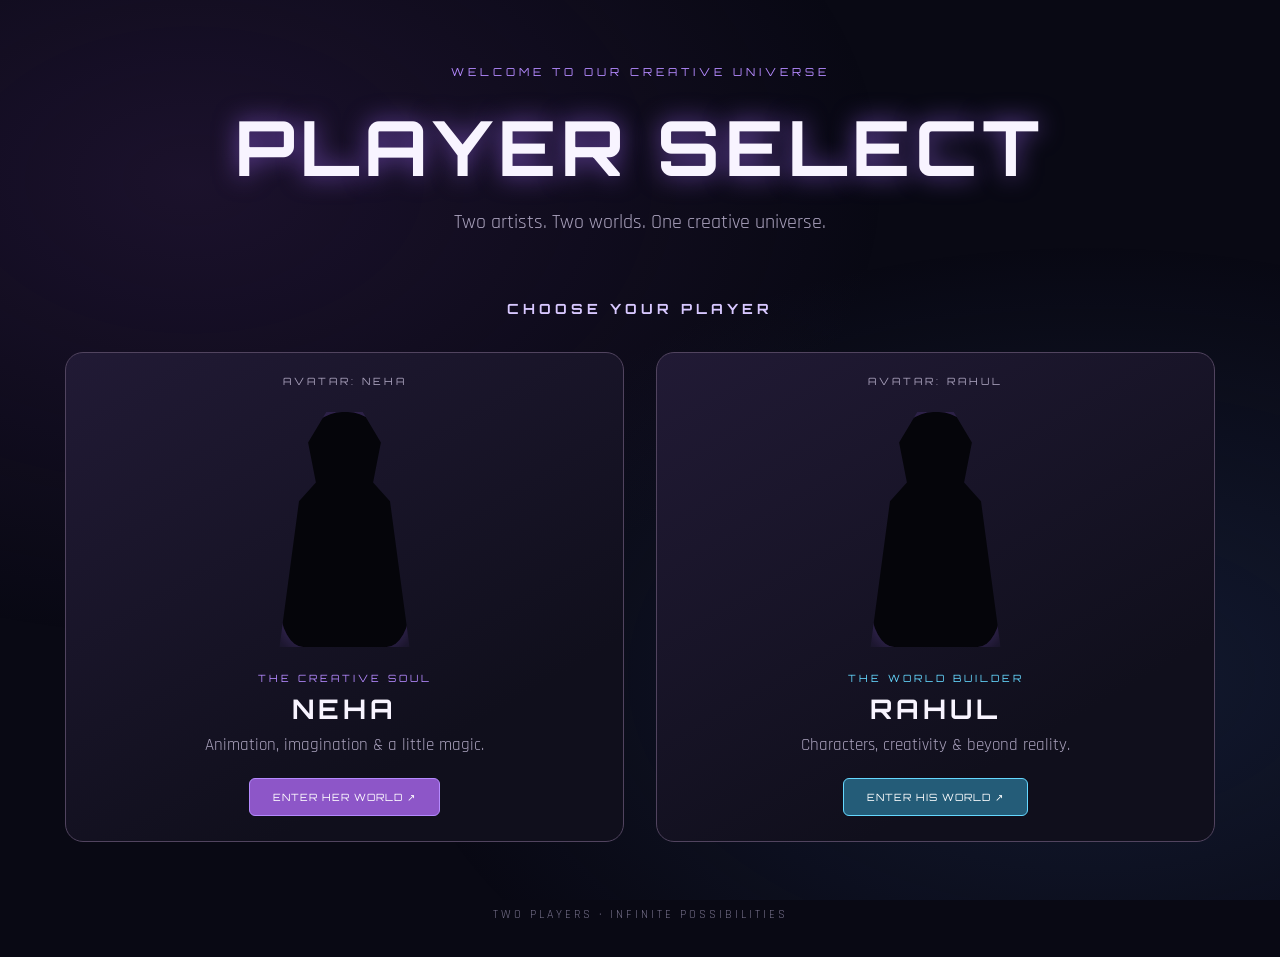
<file: index.html>
<!DOCTYPE html>
<html lang="en">

<head>
  <meta charset="UTF-8">
  <meta name="viewport" content="width=device-width, initial-scale=1.0">
  <title>Player Select | Neha & Rahul</title>
  <link rel="stylesheet" href="style.css">
</head>

<body class="select-screen">

  <main class="player-menu">

    <header class="menu-header">
      <p class="eyebrow">WELCOME TO OUR CREATIVE UNIVERSE</p>
      <h1>PLAYER SELECT</h1>
      <p class="subtitle">Two artists. Two worlds. One creative universe.</p>
    </header>

    <h2 class="section-title">CHOOSE YOUR PLAYER</h2>

    <section class="players">

      <!-- NEHA -->
      <article class="player-card neha-card">

        <p class="player-number">AVATAR: NEHA</p>

        <div class="character-stage">
          <div class="silhouette"></div>
          <div class="reveal-preview">
            <span>ARTWORK COMING SOON</span>
          </div>
        </div>

        <div class="player-info">
          <p class="player-role">THE CREATIVE SOUL</p>
          <h3>NEHA</h3>
          <p>Animation, imagination & a little magic.</p>

          <a class="select-button portal-link"
             href="neha.html"
             data-portal="neha">
            ENTER HER WORLD ↗
          </a>
        </div>

      </article>


      <!-- RAHUL -->
      <article class="player-card rahul-card">

        <p class="player-number">AVATAR: RAHUL</p>

        <div class="character-stage">
          <div class="silhouette"></div>
          <div class="reveal-preview">
            <span>ARTWORK COMING SOON</span>
          </div>
        </div>

        <div class="player-info">
          <p class="player-role">THE WORLD BUILDER</p>
          <h3>RAHUL</h3>
          <p>Characters, creativity & beyond reality.</p>

          <a class="select-button portal-link"
             href="rahul.html"
             data-portal="rahul">
            ENTER HIS WORLD ↗
          </a>
        </div>

      </article>

    </section>

    <footer>
      TWO PLAYERS · INFINITE POSSIBILITIES
    </footer>

  </main>


  <!-- =================================
       PORTAL TRANSITION
  ================================== -->

  <div class="portal-transition"
       id="portalTransition"
       aria-hidden="true">


    <!-- NEHA'S PINK PORTAL -->

    <div class="portal-scene neha-portal">

      <div class="portal-ring"></div>
      <div class="portal-core"></div>

      <div class="portal-butterflies">
        <span>🦋</span>
        <span>🦋</span>
        <span>🦋</span>
        <span>✦</span>
        <span>♡</span>
        <span>✧</span>
      </div>

      <p>ENTERING NEHA'S WORLD...</p>

    </div>


    <!-- RAHUL'S PSYCHEDELIC PORTAL -->

    <div class="portal-scene rahul-portal">

      <div class="portal-ring"></div>
      <div class="portal-core"></div>

      <!-- ELECTRIC LIGHTNING BOLT -->

      <div class="portal-lightning">

        <svg viewBox="0 0 180 280" aria-hidden="true">

          <path class="lightning-glow"
            d="M105 5 L35 145 L82 132 L55 270 L150 105 L99 119 Z"/>

          <path class="lightning-bolt"
            d="M105 5 L35 145 L82 132 L55 270 L150 105 L99 119 Z"/>

        </svg>

      </div>

      <div class="portal-energy">
        <span>✦</span>
        <span>✧</span>
        <span>✦</span>
        <span>✧</span>
      </div>

      <p>ENTERING RAHUL'S DIMENSION...</p>

    </div>

  </div>


  <!-- =================================
       PORTAL TRANSITION SCRIPT
  ================================== -->

  <script>

    const portalLinks = document.querySelectorAll(".portal-link");
    const transition = document.getElementById("portalTransition");

    portalLinks.forEach(link => {

      link.addEventListener("click", function(event) {

        event.preventDefault();

        const destination = this.dataset.portal;
        const targetPage = this.href;

        transition.className =
          "portal-transition active " + destination + "-active";

        document.body.classList.add("portal-opening");

        setTimeout(() => {
          window.location.href = targetPage;
        }, 1500);

      });

    });

  </script>

</body>
</html>
</file>
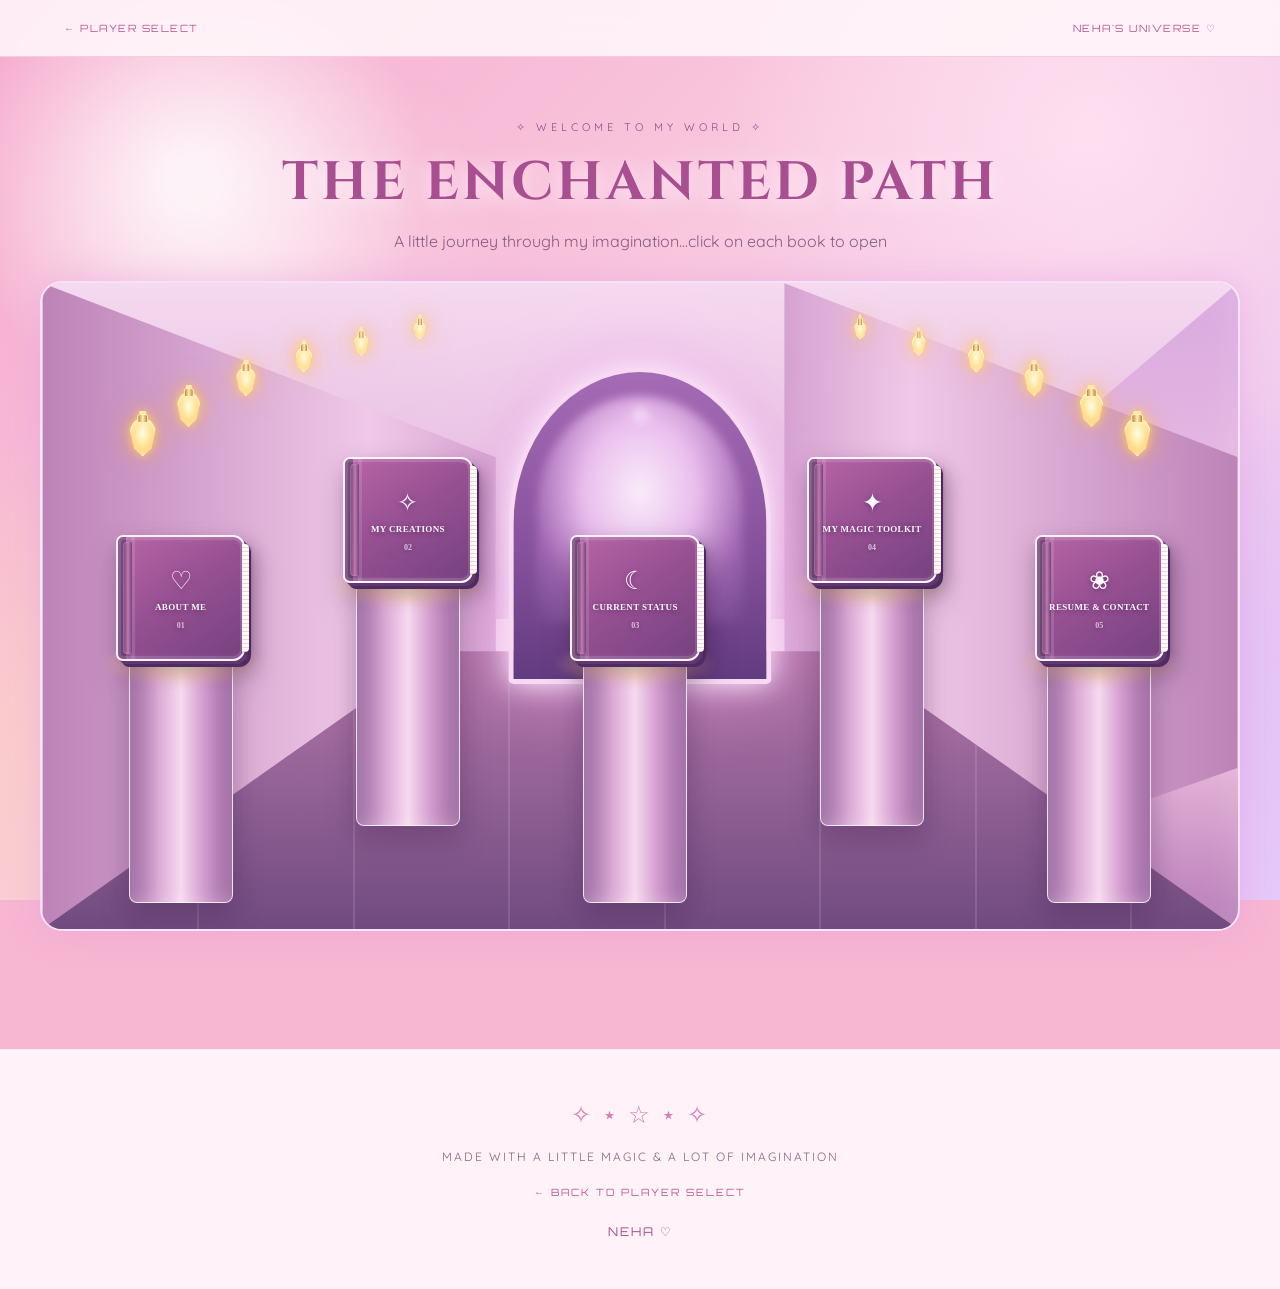
<file: neha.html>
<!DOCTYPE html>
<html lang="en">
<head>
  <meta charset="UTF-8">
  <meta name="viewport" content="width=device-width, initial-scale=1.0">
  <title>Neha's Universe</title>
  <link rel="stylesheet" href="style.css">
</head>

<body class="portfolio-page neha-world enchanted-game">

  <nav class="portfolio-nav corridor-nav">
    <a href="index.html" class="back-link">← PLAYER SELECT</a>
    <span class="corridor-world-name">NEHA'S UNIVERSE ♡</span>
  </nav>

  <main>
    <section class="enchanted-library" id="library">

      <div class="corridor-intro">
        <p>✧ WELCOME TO MY WORLD ✧</p>
        <h1>THE ENCHANTED PATH</h1>
        <span>A little journey through my imagination...click on each book to open</span>
      </div>

      <div class="corridor-viewport" id="corridorViewport">
        <div class="corridor-scene" id="corridorScene">

          <!-- CORRIDOR ARCHITECTURE -->
          <div class="corridor-ceiling"></div>
          <div class="corridor-wall corridor-wall-left"></div>
          <div class="corridor-wall corridor-wall-right"></div>
          <div class="corridor-floor"></div>

          <!-- CORRIDOR END -->
          <div class="corridor-end">
            <div class="corridor-end-glow">✧</div>
            <span></span>
          </div>

          <!-- TWELVE GOLDEN LANTERNS -->
          <div class="corridor-lights" aria-label="Magical golden lanterns">

            <span class="corridor-lamp lamp-left-1" aria-hidden="true"></span>
            <span class="corridor-lamp lamp-left-2" aria-hidden="true"></span>
            <span class="corridor-lamp lamp-left-3" aria-hidden="true"></span>
            <span class="corridor-lamp lamp-left-4" aria-hidden="true"></span>
            <span class="corridor-lamp lamp-left-5" aria-hidden="true"></span>
            <span class="corridor-lamp lamp-left-6" aria-hidden="true"></span>

            <span class="corridor-lamp lamp-right-1" aria-hidden="true"></span>
            <span class="corridor-lamp lamp-right-2" aria-hidden="true"></span>
            <span class="corridor-lamp lamp-right-3" aria-hidden="true"></span>
            <span class="corridor-lamp lamp-right-4" aria-hidden="true"></span>
            <span class="corridor-lamp lamp-right-5" aria-hidden="true"></span>
            <span class="corridor-lamp lamp-right-6" aria-hidden="true"></span>

          </div>

          <!-- BOOK 01 — ABOUT ME -->
          <div class="corridor-pedestal pedestal-one" data-depth="1">
            <div class="pedestal-glow"></div>
            <div class="pedestal-column"></div>

            <button class="corridor-book book-one"
              type="button" data-book="about"
              aria-label="Open About Me book">
              <span class="corridor-book-symbol">♡</span>
              <span class="corridor-book-title">ABOUT ME</span>
              <span class="corridor-book-number">01</span>
            </button>
          </div>

          <!-- BOOK 02 — MY CREATIONS -->
          <div class="corridor-pedestal pedestal-two" data-depth="2">
            <div class="pedestal-glow"></div>
            <div class="pedestal-column"></div>

            <button class="corridor-book book-two"
              type="button" data-book="creations"
              aria-label="Open My Creations book">
              <span class="corridor-book-symbol">✧</span>
              <span class="corridor-book-title">MY CREATIONS</span>
              <span class="corridor-book-number">02</span>
            </button>
          </div>

          <!-- BOOK 03 — CURRENT STATUS -->
          <div class="corridor-pedestal pedestal-three" data-depth="3">
            <div class="pedestal-glow"></div>
            <div class="pedestal-column"></div>

            <button class="corridor-book book-three"
              type="button" data-book="status"
              aria-label="Open Current Status book">
              <span class="corridor-book-symbol">☾</span>
              <span class="corridor-book-title">CURRENT STATUS</span>
              <span class="corridor-book-number">03</span>
            </button>
          </div>

          <!-- BOOK 04 — MY MAGIC TOOLKIT -->
          <div class="corridor-pedestal pedestal-four" data-depth="4">
            <div class="pedestal-glow"></div>
            <div class="pedestal-column"></div>

            <button class="corridor-book book-four"
              type="button" data-book="skills"
              aria-label="Open My Magic Toolkit book">
              <span class="corridor-book-symbol">✦</span>
              <span class="corridor-book-title">MY MAGIC TOOLKIT</span>
              <span class="corridor-book-number">04</span>
            </button>
          </div>

          <!-- BOOK 05 — RESUME AND CONTACT -->
          <div class="corridor-pedestal pedestal-five" data-depth="5">
            <div class="pedestal-glow"></div>
            <div class="pedestal-column"></div>

            <button class="corridor-book book-five"
              type="button" data-book="contact"
              aria-label="Open Resume and Contact book">
              <span class="corridor-book-symbol">❀</span>
              <span class="corridor-book-title">RESUME & CONTACT</span>
              <span class="corridor-book-number">05</span>
            </button>
          </div>

        </div>
      </div>
    </section>
  </main>

  <!-- BOOK 01 — ABOUT ME -->
  <template id="book-about-content">
    <section class="portfolio-section" id="about">
      <p class="eyebrow">THE DREAMER</p>
      <h2>A LITTLE ABOUT ME ♡</h2>

      <div class="neha-about-card">
        <div class="about-decoration">✿</div>
        <p class="section-description">
          Hello! I'm Neha, an Animation and VFX student who loves
          bringing imagination to life.

          I'm fascinated by characters, storytelling, visual worlds
          and the little details that make an idea feel magical.

          This is my creative space, where I share my journey,
          experiments and creations.
        </p>
        <div class="about-decoration">✧</div>
      </div>
    </section>

    <section class="portfolio-section" id="education">
      <p class="eyebrow">MY JOURNEY</p>
      <h2>THE ADVENTURE SO FAR ✨</h2>

      <div class="neha-info-card">
        <span class="card-symbol">🎓</span>
        <h3>B.Sc. Animation & VFX</h3>
        <p>Noorul Islam Centre for Higher Education</p>
        <p class="small-note">Currently pursuing my degree - Expected graduation: May 2028</p>
      </div>
    </section>
  </template>

  <!-- BOOK 02 — MY CREATIONS -->
  <template id="book-creations-content">
    <section class="portfolio-section" id="projects">
      <p class="eyebrow">MY LITTLE CREATIONS</p>
      <h2>MADE WITH IMAGINATION ♡</h2>

      <p class="section-description">
        A growing collection of projects, experiments and
        creative adventures.
      </p>

      <div class="project-grid">

        <article class="project-placeholder">
          <div class="project-art">✧</div>
          <span>PROJECT 01</span>
          <h3>3D MODELLING</h3>
          <p>A little world in three dimensions.</p>
          <small>Artwork coming soon</small>
        </article>

        <article class="project-placeholder">
          <div class="project-art">♡</div>
          <span>PROJECT 02</span>
          <h3>CHARACTER ANIMATION</h3>
          <p>Giving characters life and personality.</p>
          <small>Artwork coming soon</small>
        </article>

        <article class="project-placeholder">
          <div class="project-art">☾</div>
          <span>PROJECT 03</span>
          <h3>2D & VFX</h3>
          <p>Exploring motion, visuals and storytelling.</p>
          <small>Artwork coming soon</small>
        </article>

        <article class="project-placeholder">
          <div class="project-art">☆</div>
          <span>PROJECT 04</span>
          <h3>CREATIVE EXPERIMENTS</h3>
          <p>Ideas, practice and happy accidents.</p>
          <small>Artwork coming soon</small>
        </article>

      </div>
    </section>
  </template>

  <!-- BOOK 03 — CURRENT STATUS -->
  <template id="book-status-content">
    <section class="portfolio-section">
      <p class="eyebrow">WHAT'S HAPPENING?</p>
      <h2>MY CURRENT CHAPTER ✨</h2>

      <p class="section-description">
        A little space for my current creative journey.
      </p>

      <div class="neha-info-card">
        <span class="card-symbol">♡</span>
        <h3>Final-Year Animation & VFX Student</h3>
        <p>Currently completing my B.Sc. in Animation and VFX, and looking forward to turning my creative skills into real-world experience.
          Seeking: Animation internships, junior roles and exciting opportunities in 2D/3D animation, modelling, rigging and visual effects.
        </p>
         <p class="small-note">Every great story begins with a new opportunity. Maybe this is mine.</p>
      </div>
    </section>
  </template>

  <!-- BOOK 04 — MY MAGIC TOOLKIT -->
  <template id="book-skills-content">
    <section class="portfolio-section" id="skills">
      <p class="eyebrow">MY MAGIC TOOLKIT</p>
      <h2>THINGS I CAN CREATE ✦</h2>

      <p class="section-description">
        Every artist has their own little collection of magic.
        Here's what's in mine!
      </p>

      <div class="skill-list">
        <span>✧ 3D Modelling</span>
        <span>♡ Character Animation</span>
        <span>✦ Rigging</span>
        <span>☾ 2D Animation</span>
        <span>✧ Autodesk Maya</span>
        <span>♡ Adobe After Effects</span>
        <span>✦ Adobe Animate</span>
        <span>☾ Rotoscoping</span>
        <span>✧ Keying</span>
        <span>♡ Wire Removal</span>
      </div>
    </section>
  </template>

  <!-- BOOK 05 — RESUME AND CONTACT -->
  <template id="book-contact-content">

    <section class="portfolio-section" id="resume">
      <p class="eyebrow">MY LITTLE PASSPORT</p>
      <h2>MY RESUME 🎀</h2>

      <div class="neha-info-card">
        <span class="card-symbol">💌</span>
        <h3>Want to know more?</h3>
        <p>
          <a href="Neha%20CV.pdf" download="Neha-CV.pdf">
  Download My Resume (PDF) ↓
          </a>
        </p>
        <p class="small-note">Click to download!</p>
      </div>
    </section>

    <section class="portfolio-section" id="contact">
      <p class="eyebrow">SEND A LITTLE MAGIC</p>
      <h2>LET'S CONNECT ♡</h2>

      <div class="neha-contact-card">
        
        <p class="contact-placeholder">
          ✉ neha19812006@gmail.com<br>
          📞 +91-8220236192
        </p>
      </div>
    </section>

  </template>

  <footer class="neha-footer">
    <div class="footer-stars">✧ ⋆ ☆ ⋆ ✧</div>
    <p>MADE WITH A LITTLE MAGIC & A LOT OF IMAGINATION</p>
    <a href="index.html">← BACK TO PLAYER SELECT</a>
    <p class="footer-name">NEHA ♡</p>
  </footer>

  <script src="game.js"></script>
</body>
</html>
</file>
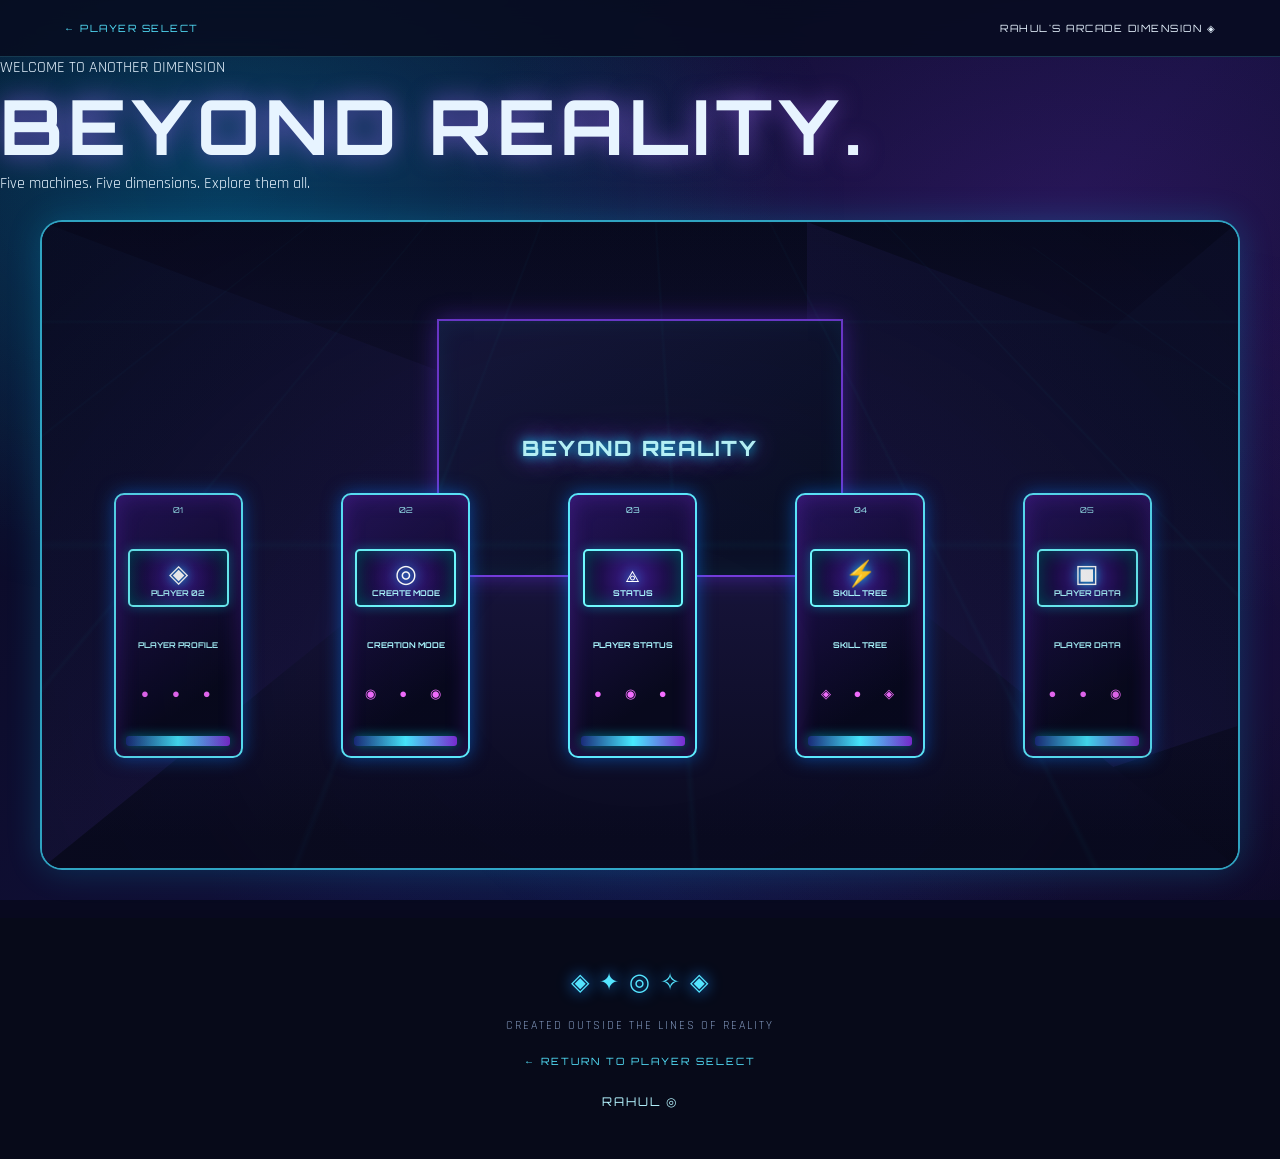
<file: rahul.html>
<!DOCTYPE html>
<html lang="en">
<head>
  <meta charset="UTF-8">
  <meta name="viewport" content="width=device-width, initial-scale=1.0">
  <title>Rahul | Beyond Reality</title>
  <link rel="stylesheet" href="style.css">
</head>

<body class="portfolio-page rahul-world psychedelic-game">

  <!-- COSMIC DECORATIONS -->
  <div class="psychedelic-orbit" aria-hidden="true">
    ◉　✦　◎　✧　◈　✦　◎
  </div>

  <!-- NAVIGATION -->
  <nav class="portfolio-nav arcade-nav">
    <a href="index.html" class="back-link">← PLAYER SELECT</a>
    <span>RAHUL'S ARCADE DIMENSION ◈</span>
  </nav>

  <main class="arcade-game">

    <!-- INTRODUCTION -->
    <header class="arcade-intro">
      <p>WELCOME TO ANOTHER DIMENSION</p>
      <h1>BEYOND REALITY.</h1>
      <p class="arcade-instruction">
        Five machines. Five dimensions. Explore them all.
      </p>
    </header>

    <!-- LARGE OPEN ARCADE HALL -->
    <section class="arcade-viewport" id="arcadeViewport">

      <div class="arcade-scene" id="arcadeScene">

        <!-- ROOM ARCHITECTURE -->
        <div class="arcade-ceiling"></div>

        <div class="arcade-wall arcade-wall-left"></div>
        <div class="arcade-wall arcade-wall-right"></div>

        <!-- DISTANT BACK WALL -->
        <div class="arcade-back-wall">

          <div class="arcade-neon-sign">
            <span>◈</span>
            <h2>BEYOND REALITY</h2>
            <span>◉</span>
          </div>

          <div class="arcade-back-decoration">
            ✦　◎　◈　✧　◉
          </div>

        </div>

        <!-- FLOOR -->
        <div class="arcade-floor"></div>
        <div class="arcade-floor-grid"></div>

        <!-- NEON ENVIRONMENT LIGHTS -->
        <div class="arcade-lights" aria-label="Neon lights">

          <button class="arcade-light light-one"
            type="button" aria-label="Neon light one">✦</button>

          <button class="arcade-light light-two"
            type="button" aria-label="Neon light two">◉</button>

          <button class="arcade-light light-three"
            type="button" aria-label="Neon light three">✧</button>

          <button class="arcade-light light-four"
            type="button" aria-label="Neon light four">◎</button>

        </div>

        <!--
          FIVE MACHINES DISTRIBUTED THROUGHOUT THE HALL.
          CSS WILL POSITION THEM AT DIFFERENT DEPTHS.
        -->
        <div class="arcade-machines">

          <!-- MACHINE 01: PLAYER PROFILE -->
          <button class="arcade-machine machine-one"
            data-machine="profile"
            data-depth="1"
            type="button"
            aria-label="Open Player Profile">

            <span class="machine-number">01</span>

            <span class="machine-screen">
              <span class="screen-symbol">◈</span>
              <span class="screen-text">PLAYER 02</span>
            </span>

            <span class="machine-name">PLAYER PROFILE</span>
            <span class="machine-controls">●　●　●</span>
            <span class="machine-base"></span>

          </button>

          <!-- MACHINE 02: CREATION MODE -->
          <button class="arcade-machine machine-two"
            data-machine="creations"
            data-depth="2"
            type="button"
            aria-label="Open Creation Mode">

            <span class="machine-number">02</span>

            <span class="machine-screen">
              <span class="screen-symbol">◎</span>
              <span class="screen-text">CREATE MODE</span>
            </span>

            <span class="machine-name">CREATION MODE</span>
            <span class="machine-controls">◉　●　◉</span>
            <span class="machine-base"></span>

          </button>

          <!-- MACHINE 03: PLAYER STATUS -->
          <button class="arcade-machine machine-three"
            data-machine="status"
            data-depth="3"
            type="button"
            aria-label="Open Player Status">

            <span class="machine-number">03</span>

            <span class="machine-screen">
              <span class="screen-symbol">⟁</span>
              <span class="screen-text">STATUS</span>
            </span>

            <span class="machine-name">PLAYER STATUS</span>
            <span class="machine-controls">●　◉　●</span>
            <span class="machine-base"></span>

          </button>

          <!-- MACHINE 04: SKILL TREE -->
          <button class="arcade-machine machine-four"
            data-machine="skills"
            data-depth="4"
            type="button"
            aria-label="Open Skill Tree">

            <span class="machine-number">04</span>

            <span class="machine-screen">
              <span class="screen-symbol">⚡</span>
              <span class="screen-text">SKILL TREE</span>
            </span>

            <span class="machine-name">SKILL TREE</span>
            <span class="machine-controls">◈　●　◈</span>
            <span class="machine-base"></span>

          </button>

          <!-- MACHINE 05: PLAYER DATA -->
          <button class="arcade-machine machine-five"
            data-machine="data"
            data-depth="5"
            type="button"
            aria-label="Open Player Data">

            <span class="machine-number">05</span>

            <span class="machine-screen">
              <span class="screen-symbol">▣</span>
              <span class="screen-text">PLAYER DATA</span>
            </span>

            <span class="machine-name">PLAYER DATA</span>
            <span class="machine-controls">●　●　◉</span>
            <span class="machine-base"></span>

          </button>

        </div>

        <!-- FLOATING COSMIC DETAILS -->
        <div class="arcade-particles" aria-hidden="true">
          ◈　✦　◎　✧　◉　⟁　✦　◈
        </div>

        <div class="arcade-glow" aria-hidden="true"></div>

        <!-- EXPLORATION PROMPT -->
        <div class="arcade-interaction-prompt" id="arcadePrompt">
          EXPLORE THE ARCADE
        </div>

      </div>

    </section>

    <!-- KEYBOARD HELP -->
    <div class="arcade-controls">

      <div class="arcade-keyboard">
        <span>W</span>
        <div>
          <span>A</span>
          <span>S</span>
          <span>D</span>
        </div>
      </div>

      <p>WASD / ARROW KEYS TO EXPLORE</p>

      <p class="arcade-mobile-hint">
        EXPLORE USING THE ON-SCREEN CONTROLS
      </p>

    </div>

  </main>

  <!-- MACHINE 01: PLAYER PROFILE -->
  <template id="machine-profile-content">

    <div class="machine-content profile-content">

      <p class="eyebrow">01 · THE PLAYER</p>
      <h2>WHO AM I?</h2>

      <div class="rahul-about-card">
        <p class="section-description">
          Hello! I'm Rahul, an Animation and VFX student with an
          interest in 3D modelling, character design and animation.

          I enjoy creating objects, characters and environments,
          turning ideas into digital worlds and experimenting
          with visual possibilities.

          This is where my creative work lives.
        </p>
      </div>

      <div class="rahul-info-card">
        <span class="card-symbol">◈</span>
        <h3>B.Sc. Animation & VFX</h3>
        <p>Noorul Islam Centre for Higher Education</p>
        <p class="small-note">Currently pursuing my degree - Expected Graduation: May 2028</p>
      </div>

    </div>

  </template>

  <!-- MACHINE 02: CREATION MODE -->
  <template id="machine-creations-content">

    <div class="machine-content creations-content">

      <p class="eyebrow">02 · DIGITAL CREATIONS</p>
      <h2>BUILT FROM NOTHING.</h2>

      <p class="section-description">
        Models, environments, characters and experiments
        from different corners of my imagination.
      </p>

      <div class="project-grid">

        <article class="project-placeholder">
          <div class="project-art">◈</div>
          <span>FILE 001</span>
          <h3>3D MODELLING</h3>
          <p>Building objects from digital space.</p>
          <small>Data incoming...</small>
        </article>

        <article class="project-placeholder">
          <div class="project-art">◎</div>
          <span>FILE 002</span>
          <h3>CHARACTER DESIGN</h3>
          <p>Giving imaginary beings an identity.</p>
          <small>Data incoming...</small>
        </article>

        <article class="project-placeholder">
          <div class="project-art">⟁</div>
          <span>FILE 003</span>
          <h3>ENVIRONMENT ART</h3>
          <p>Creating places beyond reality.</p>
          <small>Data incoming...</small>
        </article>

        <article class="project-placeholder">
          <div class="project-art">✦</div>
          <span>FILE 004</span>
          <h3>EXPERIMENTAL ART</h3>
          <p>Testing ideas and exploring visuals.</p>
          <small>Data incoming...</small>
        </article>

      </div>

      <p class="small-note">Portfolio links and projects coming soon.</p>

    </div>

  </template>

  <!-- MACHINE 03: PLAYER STATUS -->
  <template id="machine-status-content">

    <div class="machine-content status-content">

      <p class="eyebrow">03 · CURRENT PLAYER STATUS</p>
      <h2>PLAYER STATUS</h2>

      <div class="rahul-info-card">
        <span class="card-symbol">⟁</span>
        <h3>Final-Year Animation & VFX Student</h3>
        <p>Final-Year Animation & VFX Student

Currently completing my B.Sc. in Animation and VFX, and looking forward to turning my creative skills into real-world experience.

MISSION: Seeking animation internships, junior roles and exciting opportunities in 3D animation, modelling, rigging and visual effects.
        </p>
        <p class="small-note">New level unlocked. New opportunities loading...</p>
      </div>

    </div>

  </template>

  <!-- MACHINE 04: SKILL TREE -->
  <template id="machine-skills-content">

    <div class="machine-content skills-content">

      <p class="eyebrow">04 · SYSTEM ABILITIES</p>
      <h2>MY SKILL TREE</h2>

      <p class="section-description">
        The tools and techniques behind the worlds I create.
      </p>

      <div class="skill-list">
        <span>◈ 3D Modelling</span>
        <span>◉ Character Design</span>
        <span>⟁ Texturing</span>
        <span>✦ Rigging</span>
        <span>◎ Animation</span>
        <span>◈ Autodesk Maya</span>
        <span>◉ Adobe After Effects</span>
        <span>⟁ Adobe Animate</span>
        <span>✦ Rotoscoping</span>
        <span>◎ Keying</span>
        <span>◈ Wire Removal</span>
      </div>

    </div>

  </template>

  <!-- MACHINE 05: PLAYER DATA -->
  <template id="machine-data-content">

    <div class="machine-content data-content">

      <p class="eyebrow">05 · PLAYER DATA</p>
      <h2>CREATOR PROFILE</h2>

      <div class="rahul-info-card">
        <span class="card-symbol">▣</span>
        <h3>MY RESUME</h3>
        <a href="Rahul%20Krishna%20-%20CV.pdf" download="Rahul-Krishna-CV.pdf">
  Download My Resume (PDF) ↓
</a>
        <p class="small-note">Click to download.</p>
      </div>

      <div class="rahul-contact-card">
        <h3>ESTABLISH CONNECTION</h3>
        <p>
          ✉ rahul.rrn.2006@gmail.com<br>
          ✆ +91-9790127131
        </p>
        </p>
      </div>

    </div>

  </template>

  <!-- FOOTER -->
  <footer class="rahul-footer arcade-footer">

    <div class="footer-stars">◈ ✦ ◎ ✧ ◈</div>

    <p>CREATED OUTSIDE THE LINES OF REALITY</p>

    <a href="index.html">← RETURN TO PLAYER SELECT</a>

    <p class="footer-name">RAHUL ◎ </p>

  </footer>

  <script src="game.js"></script>

</body>
</html>
</file>
<file: style.css>
@import url('https://fonts.googleapis.com/css2?family=Orbitron:wght@400;500;600;700;800&family=Rajdhani:wght@400;500;600;700&family=Quicksand:wght@400;500;600;700&family=Cinzel:wght@500;600;700&display=swap');

/* ==========================================
   GLOBAL SETTINGS
========================================== */

:root {
  --bg: #090914;
  --panel: #171426;
  --purple: #b58aff;
  --pink: #ff91cf;
  --text: #f8f4ff;
  --muted: #aaa2bd;
}

* {
  margin: 0;
  padding: 0;
  box-sizing: border-box;
}

html {
  scroll-behavior: smooth;
}

body {
  min-height: 100vh;
  background: var(--bg);
  color: var(--text);
  font-family: 'Rajdhani', sans-serif;
  overflow-x: hidden;
}

body::before {
  content: "";
  position: fixed;
  inset: 0;
  pointer-events: none;
  background:
    radial-gradient(ellipse at 15% 20%, #40235d55, transparent 45%),
    radial-gradient(ellipse at 85% 75%, #263c6855, transparent 45%);
  z-index: -1;
}

/* ==========================================
   PLAYER SELECT — LANDING PAGE
========================================== */

.player-menu {
  width: min(1150px, 92%);
  margin: auto;
  padding: 65px 0 35px;
  text-align: center;
}

.menu-header {
  animation: fade-in 1s ease both;
}

.eyebrow {
  font-family: 'Orbitron', sans-serif;
  font-size: 11px;
  letter-spacing: 4px;
  margin-bottom: 20px;
}

.menu-header .eyebrow {
  color: var(--purple);
}

h1 {
  font-family: 'Orbitron', sans-serif;
  font-size: clamp(35px, 7vw, 76px);
  letter-spacing: 5px;
  text-shadow: 0 0 25px #a56cff99;
}

.subtitle {
  color: var(--muted);
  font-size: 20px;
  margin-top: 15px;
}

.section-title {
  font-family: 'Orbitron', sans-serif;
  font-size: 14px;
  letter-spacing: 4px;
  color: #d8c8ff;
  margin: 65px 0 35px;
}

.players {
  display: grid;
  grid-template-columns: repeat(2, minmax(0, 1fr));
  gap: 32px;
}

.player-card {
  position: relative;
  min-height: 490px;
  padding: 22px;
  border: 1px solid #51445f;
  border-radius: 18px;
  background: linear-gradient(150deg, #211a35, #100f1c 75%);
  overflow: hidden;
  isolation: isolate;
  transition:
    transform 0.4s ease,
    border-color 0.4s ease,
    box-shadow 0.4s ease;
}

.player-card::before {
  content: "";
  position: absolute;
  inset: 0;
  opacity: 0;
  background: radial-gradient(
    circle at 50% 40%,
    #ac70ff33,
    transparent 65%
  );
  transition: opacity 0.4s ease;
  z-index: -1;
}

.player-card:hover {
  transform: translateY(-10px) scale(1.025);
  border-color: var(--purple);
  box-shadow: 0 0 35px #a56cff55;
}

.player-card:hover::before {
  opacity: 1;
}

.rahul-card:hover {
  border-color: #65d8ff;
  box-shadow: 0 0 35px #65d8ff44;
}

.player-number {
  color: #aaa2bd;
  font-family: 'Orbitron', sans-serif;
  font-size: 10px;
  letter-spacing: 3px;
}

.character-stage {
  position: relative;
  width: 100%;
  height: 285px;
  display: grid;
  place-items: center;
  overflow: hidden;
}

.silhouette {
  width: 130px;
  height: 235px;
  background: #05050a;
  filter: drop-shadow(0 0 12px #a56cff55);
  border-radius: 48% 48% 18% 18%;
  clip-path: polygon(
    36% 0, 64% 0, 78% 13%, 72% 30%,
    85% 38%, 100% 100%, 0 100%,
    15% 38%, 28% 30%, 22% 13%
  );
  transition: opacity 0.5s ease, transform 0.5s ease;
}

.reveal-preview {
  position: absolute;
  inset: 0;
  display: grid;
  place-items: center;
  opacity: 0;
  transform: scale(0.8);
  transition: opacity 0.4s ease, transform 0.4s ease;
  color: var(--pink);
  font-family: 'Orbitron', sans-serif;
  font-size: 11px;
  letter-spacing: 2px;
}

.player-card:hover .silhouette {
  opacity: 0.15;
  transform: scale(1.12);
}

.player-card:hover .reveal-preview {
  opacity: 1;
  transform: scale(1);
}

.rahul-card .reveal-preview {
  color: #65d8ff;
}

.player-info {
  position: relative;
  transition: transform 0.4s ease;
}

.player-role {
  color: var(--purple);
  font-family: 'Orbitron', sans-serif;
  font-size: 10px;
  letter-spacing: 3px;
}

.rahul-card .player-role {
  color: #65d8ff;
}

.player-info h3 {
  font-family: 'Orbitron', sans-serif;
  font-size: 27px;
  letter-spacing: 4px;
  margin: 8px 0;
}

.player-info > p:not(.player-role) {
  color: var(--muted);
  font-size: 17px;
}

.select-button {
  display: inline-block;
  margin-top: 22px;
  padding: 12px 23px;
  border: 1px solid var(--purple);
  border-radius: 6px;
  color: white;
  background: #8d56c8;
  font-family: 'Orbitron', sans-serif;
  font-size: 10px;
  letter-spacing: 1px;
  text-decoration: none;
  transition: background 0.3s ease, transform 0.3s ease;
}

.select-button:hover {
  background: #bd83ff;
  transform: scale(1.06);
}

.rahul-card .select-button {
  background: #245c78;
  border-color: #65d8ff;
}

.rahul-card .select-button:hover {
  background: #328bb2;
}

.select-screen footer {
  margin-top: 65px;
  color: #77718c;
  font-size: 12px;
  letter-spacing: 3px;
}

/* ==========================================
   SHARED PORTFOLIO SETTINGS
========================================== */

.portfolio-page {
  --accent: #c49aff;
  --accent-glow: #a56cff;
  --panel-bg: #191426;
  position: relative;
  isolation: isolate;
  min-height: 100vh;
  background: #090914;
}

.portfolio-page::before {
  content: none;
}

.portfolio-page .portfolio-nav {
  position: relative;
  z-index: 5;
  display: flex;
  align-items: center;
  justify-content: center;
  flex-wrap: wrap;
  gap: 25px;
  padding: 22px 5%;
  font-family: 'Orbitron', sans-serif;
  font-size: 10px;
  letter-spacing: 1.5px;
}

.portfolio-nav a {
  text-decoration: none;
  transition: opacity 0.3s ease, color 0.3s ease;
}

.portfolio-nav a:hover {
  opacity: 0.65;
}

.portfolio-page .back-link {
  margin-right: auto;
}

.portfolio-hero {
  min-height: 650px;
  display: flex;
  flex-direction: column;
  justify-content: center;
  align-items: center;
  text-align: center;
  padding: 75px 20px;
  position: relative;
  overflow: hidden;
}

.portfolio-hero h1 {
  font-size: clamp(42px, 8vw, 85px);
}

.portfolio-hero .subtitle {
  font-size: 20px;
}

.hero-description {
  max-width: 570px;
  line-height: 1.8;
  font-size: 18px;
  margin-top: 18px;
}

.portfolio-hero .select-button {
  margin-top: 30px;
}

.scroll-hint {
  margin-top: 55px;
  font-family: 'Orbitron', sans-serif;
  font-size: 9px;
  letter-spacing: 3px;
}

.portfolio-section {
  width: min(950px, 88%);
  margin: auto;
  padding: 85px 0;
  border-bottom: 1px solid #ffffff18;
  scroll-margin-top: 35px;
}

.portfolio-section h2 {
  font-family: 'Orbitron', sans-serif;
  font-size: clamp(24px, 4vw, 37px);
  letter-spacing: 2px;
  margin: 12px 0 25px;
}

.section-description {
  max-width: 700px;
  font-size: 18px;
  line-height: 1.8;
}

.info-panel {
  padding: 28px;
  border-radius: 12px;
  margin-top: 25px;
}

.info-panel h3,
.portfolio-section h3 {
  font-family: 'Orbitron', sans-serif;
  font-size: 17px;
  margin-bottom: 12px;
}

.info-panel p {
  font-size: 17px;
  margin-top: 7px;
}

.small-note {
  font-size: 14px !important;
  margin-top: 12px !important;
}

.skill-list {
  display: flex;
  flex-wrap: wrap;
  gap: 13px;
  margin-top: 30px;
}

.skill-list span {
  display: inline-block;
  padding: 12px 18px;
  transition: transform 0.3s ease, box-shadow 0.3s ease;
}

.skill-list span:hover {
  transform: translateY(-5px);
}

.project-grid {
  display: grid;
  grid-template-columns: repeat(2, minmax(0, 1fr));
  gap: 22px;
  margin-top: 35px;
}

.project-placeholder {
  min-height: 245px;
  padding: 25px;
  display: flex;
  flex-direction: column;
  justify-content: flex-end;
  position: relative;
  overflow: hidden;
  transition: transform 0.35s ease, box-shadow 0.35s ease;
}

.project-placeholder:hover {
  transform: translateY(-7px);
}

.project-placeholder > span {
  font-family: 'Orbitron', sans-serif;
  font-size: 10px;
  letter-spacing: 2px;
  margin-bottom: 12px;
}

.project-placeholder p {
  font-size: 15px;
  margin-top: 4px;
}

.project-placeholder small {
  font-size: 11px;
  margin-top: 15px;
}

.project-art {
  font-size: 60px;
  text-align: right;
  margin-bottom: 12px;
}

.portfolio-page footer {
  padding: 50px 20px;
  text-align: center;
  font-size: 12px;
  letter-spacing: 2px;
}

.portfolio-page footer a {
  display: inline-block;
  margin-top: 22px;
  text-decoration: none;
  font-family: 'Orbitron', sans-serif;
  font-size: 10px;
  letter-spacing: 2px;
}

.footer-stars {
  font-size: 24px;
  margin-bottom: 20px;
}

.footer-name {
  margin-top: 25px;
  font-family: 'Orbitron', sans-serif;
}

/* ==========================================
   NEHA — ENCHANTED POP FANTASY
========================================== */

.neha-world {
  --accent: #d94f9b;
  --accent-glow: #f7a8d4;
  --panel-bg: #fff0f8;

  background: #fff8fc;
  color: #60415c;
  font-family: 'Quicksand', sans-serif;
}

.neha-world::before {
  content: "";
  position: fixed;
  inset: 0;
  z-index: -1;
  pointer-events: none;
  background:
    radial-gradient(circle at 10% 15%, #ffd5eb, transparent 30%),
    radial-gradient(circle at 90% 35%, #e4d7ff, transparent 32%),
    radial-gradient(circle at 45% 90%, #fff0bf, transparent 35%);
}

.neha-world .portfolio-nav {
  background: #fff7fbdd;
  backdrop-filter: blur(12px);
  border-bottom: 1px solid #f4cce2;
  color: #bd5795;
}

.neha-world .portfolio-nav a {
  color: #bd5795;
}

.neha-world .portfolio-hero {
  background:
    radial-gradient(ellipse at center, #ffe1f1, transparent 72%);
}

.neha-world .portfolio-hero .eyebrow {
  color: #bd5795;
}

.neha-world .portfolio-hero h1 {
  color: #c64c91;
  font-family: 'Cinzel', serif;
  letter-spacing: 2px;
  text-shadow: 0 4px 20px #f5b5dc;
}

.neha-name {
  color: #d45b9e;
  font-family: 'Quicksand', sans-serif;
  font-size: clamp(27px, 5vw, 42px);
  margin-top: 8px;
}

.neha-world .portfolio-hero .subtitle {
  color: #b65c99;
}

.neha-world .hero-description {
  color: #87637f;
}

.neha-world .eyebrow {
  color: #cf6ba6;
}

.magic-emblem {
  font-size: 36px;
  color: #d99ac1;
  margin-bottom: 20px;
  animation: float 4s ease-in-out infinite;
}

.magic-sparkles {
  position: absolute;
  top: 110px;
  left: 0;
  width: 100%;
  text-align: center;
  color: #d68cba;
  opacity: 0.55;
  font-size: 18px;
  letter-spacing: 8px;
  pointer-events: none;
  animation: sparkle 5s ease-in-out infinite;
}

.neha-character-placeholder {
  width: 220px;
  height: 250px;
  margin-top: 35px;
  border-radius: 48% 48% 30% 30%;
  background: linear-gradient(145deg, #ffd5eb, #d9c5ff);
  border: 3px solid #fff;
  box-shadow: 0 12px 35px #e6a9d955;
  display: grid;
  place-items: center;
  animation: float 5s ease-in-out infinite;
}

.character-placeholder-inner {
  text-align: center;
  padding: 20px;
  font-size: 12px;
  letter-spacing: 1px;
}

.neha-character-placeholder .character-placeholder-inner {
  color: #a34e86;
}

.character-placeholder-inner p {
  font-size: 13px;
  margin: 12px 0;
  letter-spacing: 0;
}

.placeholder-star {
  display: block;
  font-size: 48px;
  margin-top: 12px;
}

.neha-world .select-button {
  background: linear-gradient(135deg, #f7a6d0, #c9a4ff);
  border: none;
  border-radius: 30px;
  color: white;
  box-shadow: 0 5px 18px #e7a6d355;
}

.neha-world .select-button:hover {
  background: linear-gradient(135deg, #ed8ec3, #b99aff);
  box-shadow: 0 0 25px #e99bcf99;
}

.neha-world .portfolio-section {
  border-color: #f2d5e8;
}

.neha-world .portfolio-section h2 {
  color: #a94d88;
  font-family: 'Cinzel', serif;
}

.neha-world .section-description {
  color: #80647c;
}

.neha-about-card,
.neha-info-card,
.neha-contact-card {
  background: #fff0f7;
  border: 1px solid #f0c8df;
  border-radius: 24px;
  padding: 32px;
  margin-top: 25px;
  box-shadow: 0 10px 30px #d99acb22;
}

.neha-about-card {
  position: relative;
}

.about-decoration {
  color: #d77db2;
  font-size: 28px;
  margin: 10px 0;
}

.neha-info-card {
  border-left: 5px solid #e8a0c9;
}

.neha-info-card h3 {
  color: #98517e;
}

.neha-info-card p {
  color: #866b80;
  margin-top: 8px;
}

.card-symbol {
  font-size: 28px;
  display: block;
  margin-bottom: 16px;
}

.neha-world .skill-list span {
  background: #fff0f8;
  border: 1px solid #edb8d7;
  color: #a64d87;
  border-radius: 30px;
  box-shadow: 0 3px 10px #e9b4d322;
}

.neha-world .skill-list span:hover {
  box-shadow: 0 5px 18px #e9a5d566;
}

.neha-world .project-placeholder {
  background: linear-gradient(145deg, #fff0f8, #f0e9ff);
  border: 1px solid #edc3dc;
  border-radius: 20px;
  box-shadow: 0 8px 25px #d99acb18;
}

.neha-world .project-placeholder h3 {
  color: #98517e;
  font-family: 'Quicksand', sans-serif;
  font-weight: 700;
}

.neha-world .project-placeholder p,
.neha-world .project-placeholder small {
  color: #866b80;
}

.neha-world .project-placeholder > span {
  color: #cf6ba6;
}

.neha-world .project-art {
  color: #d77db2;
}

.neha-world .project-placeholder:hover {
  box-shadow: 0 15px 35px #d99acb44;
}

.neha-contact-card {
  text-align: center;
  color: #80647c;
  line-height: 1.8;
}

.contact-placeholder {
  margin-top: 22px;
  color: #b65c99;
}

.neha-world footer {
  color: #87637f;
  background: #fff2f9;
}

.neha-world footer a {
  color: #bd5795;
}

.neha-world .footer-stars {
  color: #d77db2;
}

.neha-world .footer-name {
  color: #a94d88;
}

/* ==========================================
   RAHUL — PSYCHEDELIC DIMENSION
========================================== */

.rahul-world {
  --accent: #55e5ff;
  --accent-glow: #168cff;
  --panel-bg: #111c38;

  background: #050714;
  color: #e7f4ff;
}

.rahul-world::before {
  content: "";
  position: fixed;
  inset: 0;
  z-index: -1;
  pointer-events: none;
  background:
    radial-gradient(ellipse at 15% 20%, #123e7655, transparent 45%),
    radial-gradient(ellipse at 85% 70%, #5a1e9855, transparent 45%),
    radial-gradient(ellipse at 50% 50%, #0c4b6644, transparent 55%);
}

.rahul-world .portfolio-nav {
  background: #080c20dd;
  backdrop-filter: blur(12px);
  border-bottom: 1px solid #55e5ff33;
}

.rahul-world .portfolio-nav a {
  color: #55e5ff;
}

.rahul-world .portfolio-hero {
  background:
    radial-gradient(ellipse at center, #122b55aa, transparent 70%);
}

.rahul-world .portfolio-hero .eyebrow {
  color: #55e5ff;
}

.rahul-world .portfolio-hero h1 {
  color: #e9faff;
  text-shadow:
    0 0 10px #55e5ff,
    0 0 35px #168cff,
    0 0 65px #753bff;
}

.rahul-name {
  font-family: 'Orbitron', sans-serif;
  font-size: clamp(25px, 5vw, 40px);
  color: #55e5ff;
  margin-top: 10px;
  letter-spacing: 5px;
}

.rahul-world .portfolio-hero .subtitle {
  color: #9fbdff;
}

.rahul-world .hero-description {
  color: #a6b8d9;
}

.rahul-world .eyebrow {
  color: #55e5ff;
}

.rahul-emblem {
  font-size: 35px;
  color: #55e5ff;
  margin-bottom: 25px;
  text-shadow: 0 0 20px #168cff;
  animation: rotate-slow 15s linear infinite;
}

.psychedelic-orbit {
  position: absolute;
  top: 115px;
  width: 100%;
  text-align: center;
  font-size: 20px;
  letter-spacing: 8px;
  color: #55e5ff;
  opacity: 0.35;
  pointer-events: none;
  animation: pulse 5s ease-in-out infinite;
}

.rahul-character-placeholder {
  width: 220px;
  height: 250px;
  margin-top: 35px;
  display: grid;
  place-items: center;
  border-radius: 50%;
  background:
    repeating-conic-gradient(
      from 0deg,
      #55e5ff22 0deg 12deg,
      #773bff33 12deg 24deg
    );
  border: 2px solid #55e5ff88;
  box-shadow:
    0 0 25px #168cff66,
    inset 0 0 30px #753bff66;
  animation: rotate-slow 30s linear infinite;
}

.rahul-character-placeholder .character-placeholder-inner {
  color: #a7f4ff;
  text-shadow: 0 0 10px #55e5ff;
  animation: rotate-back 30s linear infinite;
}

.rahul-world .select-button {
  background: linear-gradient(120deg, #075e91, #40218e);
  border: 1px solid #55e5ff;
  border-radius: 3px;
  color: #baf6ff;
  box-shadow: 0 0 15px #168cff55;
}

.rahul-world .select-button:hover {
  background: linear-gradient(120deg, #087eae, #6534bc);
  box-shadow: 0 0 30px #55e5ff99;
}

.rahul-world .portfolio-section {
  border-color: #55e5ff25;
}

.rahul-world .portfolio-section h2 {
  color: #b5f4ff;
  text-shadow: 0 0 12px #168cff55;
}

.rahul-world .section-description {
  color: #a6b8d9;
}

.rahul-about-card,
.rahul-info-card,
.rahul-contact-card {
  background: linear-gradient(140deg, #101e3b, #17132e);
  border: 1px solid #55e5ff44;
  border-radius: 8px;
  padding: 30px;
  margin-top: 25px;
  box-shadow: 0 0 25px #168cff18;
}

.rahul-info-card {
  border-left: 4px solid #55e5ff;
}

.rahul-info-card h3 {
  color: #b5f4ff;
}

.rahul-info-card p {
  color: #a6b8d9;
  margin-top: 8px;
}

.rahul-world .skill-list span {
  background: #101c38;
  border: 1px solid #358cff88;
  color: #8eeaff;
  border-radius: 3px;
  box-shadow: 0 0 12px #168cff22;
}

.rahul-world .skill-list span:hover {
  box-shadow: 0 0 25px #168cff77;
}

.rahul-world .project-placeholder {
  background:
    linear-gradient(145deg, #101d3c, #11102a);
  border: 1px solid #358cff77;
  border-radius: 5px;
  box-shadow: 0 0 20px #168cff18;
}

.rahul-world .project-placeholder h3 {
  color: #b5f4ff;
}

.rahul-world .project-placeholder p,
.rahul-world .project-placeholder small {
  color: #9db5d8;
}

.rahul-world .project-placeholder > span {
  color: #55e5ff;
}

.rahul-world .project-art {
  color: #55e5ff;
  text-shadow: 0 0 20px #168cff;
}

.rahul-world .project-placeholder:hover {
  border-color: #55e5ff;
  box-shadow: 0 0 30px #168cff66;
}

.rahul-contact-card {
  text-align: center;
  color: #a6b8d9;
  line-height: 1.8;
}

.rahul-world .contact-placeholder {
  color: #55e5ff;
  margin-top: 20px;
}

.rahul-world footer {
  background: #070a19;
  color: #8298bd;
}

.rahul-world footer a {
  color: #55e5ff;
}

.rahul-world .footer-stars {
  color: #55e5ff;
  text-shadow: 0 0 15px #168cff;
}

.rahul-world .footer-name {
  color: #b5f4ff;
}

/* ==========================================
   ANIMATIONS
========================================== */

@keyframes fade-in {
  from {
    opacity: 0;
    transform: translateY(15px);
  }
  to {
    opacity: 1;
    transform: translateY(0);
  }
}

@keyframes float {
  0%, 100% {
    transform: translateY(0);
  }
  50% {
    transform: translateY(-12px);
  }
}

@keyframes sparkle {
  0%, 100% {
    opacity: 0.3;
    transform: translateY(0);
  }
  50% {
    opacity: 0.8;
    transform: translateY(-8px);
  }
}

@keyframes pulse {
  0%, 100% {
    opacity: 0.2;
    transform: scale(0.96);
  }
  50% {
    opacity: 0.55;
    transform: scale(1.04);
  }
}

@keyframes rotate-slow {
  from {
    transform: rotate(0deg);
  }
  to {
    transform: rotate(360deg);
  }
}

@keyframes rotate-back {
  from {
    transform: rotate(0deg);
  }
  to {
    transform: rotate(-360deg);
  }
}

/* ==========================================
   MOBILE RESPONSIVENESS
========================================== */

@media (max-width: 700px) {
  .player-menu {
    padding-top: 45px;
  }

  .players {
    grid-template-columns: 1fr;
  }

  .section-title {
    margin-top: 45px;
  }

  .player-card {
    min-height: 450px;
  }

  .portfolio-page .portfolio-nav {
    gap: 13px;
    padding: 18px 4%;
    font-size: 9px;
  }

  .portfolio-page .back-link {
    width: 100%;
    text-align: center;
    margin: 0 0 5px;
  }

  .portfolio-hero {
    min-height: 570px;
    padding: 60px 18px;
  }

  .portfolio-section {
    width: 88%;
    padding: 60px 0;
  }

  .project-grid {
    grid-template-columns: 1fr;
  }

  .neha-character-placeholder,
  .rahul-character-placeholder {
    width: 190px;
    height: 220px;
  }

  .neha-about-card,
  .neha-info-card,
  .neha-contact-card,
  .rahul-about-card,
  .rahul-info-card,
  .rahul-contact-card {
    padding: 22px;
  }

  .magic-sparkles,
  .psychedelic-orbit {
    font-size: 13px;
    letter-spacing: 3px;
  }
}

@media (prefers-reduced-motion: reduce) {
  *,
  *::before,
  *::after {
    animation-duration: 0.01ms !important;
    transition-duration: 0.01ms !important;
    scroll-behavior: auto !important;
  }
}

/* =====================================
   NEHA'S ENCHANTED PINK WORLD
===================================== */

body.neha-world {
    background-color: #f7b6d2 !important;
    background-image:
        radial-gradient(circle at 15% 20%, rgba(255,255,255,0.8) 0 2%, transparent 18%),
        radial-gradient(circle at 85% 15%, rgba(255,225,241,0.9), transparent 28%),
        radial-gradient(circle at 80% 75%, rgba(190,164,255,0.45), transparent 30%),
        radial-gradient(circle at 15% 85%, rgba(255,230,170,0.55), transparent 28%),
        linear-gradient(135deg, #f6a9cc, #f9c9df 45%, #e8cafa 100%) !important;
    background-attachment: fixed !important;
}

.neha-world::before {
    background:
        radial-gradient(circle at 20% 30%, rgba(255,255,255,0.28), transparent 22%),
        radial-gradient(circle at 75% 65%, rgba(255,130,190,0.18), transparent 25%),
        radial-gradient(circle at 50% 100%, rgba(255,235,190,0.3), transparent 35%) !important;
}


/* =====================================
   RAHUL'S PSYCHEDELIC DIMENSION
===================================== */

body.rahul-world {
    background-color: #08091f !important;
    background-image:
        repeating-conic-gradient(
            from 0deg at 50% 50%,
            rgba(95,40,220,0.12) 0deg 10deg,
            transparent 10deg 20deg
        ),
        radial-gradient(ellipse at 15% 20%, rgba(0,220,255,0.35), transparent 32%),
        radial-gradient(ellipse at 85% 25%, rgba(150,35,255,0.4), transparent 35%),
        radial-gradient(ellipse at 50% 85%, rgba(0,90,255,0.35), transparent 38%),
        linear-gradient(135deg, #08091f, #111044 55%, #08091f) !important;
    background-attachment: fixed !important;
}

.rahul-world::before {
    background:
        repeating-radial-gradient(
            circle at 50% 50%,
            transparent 0 35px,
            rgba(0,220,255,0.12) 36px 39px,
            transparent 40px 65px
        ),
        conic-gradient(
            from 45deg at 70% 40%,
            rgba(130,30,255,0.18),
            transparent,
            rgba(0,220,255,0.18),
            transparent,
            rgba(130,30,255,0.18)
        ) !important;
    opacity: 0.8;
}

/* =====================================
   RAHUL'S ANIMATED PSYCHEDELIC SWIRLS
===================================== */

.rahul-world {
    position: relative;
    isolation: isolate;
}

.rahul-world::before {
    content: "";
    position: fixed;
    inset: -50%;
    width: 200%;
    height: 200%;
    pointer-events: none;
    z-index: -1;

    background-image:
        repeating-conic-gradient(
            from 0deg at 50% 50%,
            rgba(0, 225, 255, 0.28) 0deg 8deg,
            transparent 8deg 18deg,
            rgba(150, 35, 255, 0.3) 18deg 27deg,
            transparent 27deg 38deg
        ),
        repeating-radial-gradient(
            ellipse at 35% 45%,
            transparent 0 35px,
            rgba(0, 200, 255, 0.35) 38px 43px,
            transparent 47px 75px,
            rgba(175, 50, 255, 0.3) 78px 83px,
            transparent 87px 120px
        ),
        radial-gradient(
            circle at 70% 35%,
            rgba(0, 110, 255, 0.5),
            transparent 40%
        );

    background-size: 100% 100%;
    opacity: 0.75;
    transform-origin: center;
    animation: psychedelicFlow 35s linear infinite;
}

@keyframes psychedelicFlow {
    0% {
        transform: rotate(0deg) scale(1);
    }
    50% {
        transform: rotate(180deg) scale(1.08);
    }
    100% {
        transform: rotate(360deg) scale(1);
    }
}

/* =====================================
   PORTAL TRANSITION — SHARED
===================================== */

.portal-transition {
    position: fixed;
    inset: 0;
    z-index: 99999;
    display: flex;
    align-items: center;
    justify-content: center;
    overflow: hidden;
    opacity: 0;
    visibility: hidden;
    pointer-events: none;
    background: #090713;
    transition: opacity 0.25s ease, visibility 0.25s ease;
}

.portal-transition.active {
    opacity: 1;
    visibility: visible;
    pointer-events: all;
}

.portal-scene {
    position: absolute;
    inset: 0;
    display: flex;
    align-items: center;
    justify-content: center;
    flex-direction: column;
    opacity: 0;
    overflow: hidden;
}

.portal-scene p {
    position: absolute;
    bottom: 9%;
    color: white;
    font-size: 0.8rem;
    letter-spacing: 4px;
    text-align: center;
    z-index: 5;
}

.portal-ring {
    position: absolute;
    width: 260px;
    height: 260px;
    border-radius: 50%;
    transform: scale(0.05);
}

.portal-core {
    position: absolute;
    width: 210px;
    height: 210px;
    border-radius: 50%;
    transform: scale(0.05);
}

.portal-opening {
    overflow: hidden;
}

/* =====================================
   NEHA — PINK BUTTERFLY PORTAL
===================================== */

.neha-portal {
    background:
        radial-gradient(circle at center, #f8b9dc 0%, #bd75bd 38%, #54275f 75%, #170d2a 100%);
}

.neha-portal .portal-ring {
    border: 9px solid #ffd5f0;
    box-shadow:
        0 0 20px #ffb8e5,
        0 0 55px #f28bd0,
        0 0 110px #d66bcb,
        inset 0 0 35px #ffffff;
}

.neha-portal .portal-core {
    background:
        radial-gradient(circle, #fff4ff 0%, #f9b7e6 25%, #bb68c9 65%, #592568 100%);
    box-shadow: 0 0 70px #ffb6e8;
}

.neha-portal .portal-butterflies {
    position: absolute;
    inset: 0;
    z-index: 4;
}

.portal-butterflies span {
    position: absolute;
    left: 50%;
    top: 50%;
    color: white;
    font-size: 2rem;
    opacity: 0;
    transform: translate(-50%, -50%) scale(0.2);
}

.neha-active .neha-portal {
    opacity: 1;
}

.neha-active .neha-portal .portal-ring {
    animation: pinkPortalOpen 1.5s ease-in-out forwards;
}

.neha-active .neha-portal .portal-core {
    animation: pinkCoreOpen 1.5s ease-in-out forwards;
}

.neha-active .portal-butterflies span:nth-child(1) {
    animation: butterflyOne 1.5s ease-out forwards;
}

.neha-active .portal-butterflies span:nth-child(2) {
    animation: butterflyTwo 1.5s ease-out forwards;
}

.neha-active .portal-butterflies span:nth-child(3) {
    animation: butterflyThree 1.5s ease-out forwards;
}

.neha-active .portal-butterflies span:nth-child(4) {
    animation: butterflyFour 1.5s ease-out forwards;
}

.neha-active .portal-butterflies span:nth-child(5) {
    animation: butterflyFive 1.5s ease-out forwards;
}

.neha-active .portal-butterflies span:nth-child(6) {
    animation: butterflySix 1.5s ease-out forwards;
}



/* =====================================
   RAHUL — PSYCHEDELIC PORTAL
===================================== */

.rahul-portal {
    background:
        radial-gradient(
            ellipse at center,
            #392064 0%,
            #171033 48%,
            #03030c 100%
        );
}

/* OUTER GLOWING PORTAL */

.rahul-portal .portal-ring {
    border: 8px solid #67eaff;

    box-shadow:
        0 0 20px #67eaff,
        0 0 55px #7444ff,
        0 0 110px #3820a0,
        inset 0 0 35px #a9faff;
}

/* PSYCHEDELIC SPIRAL */

.rahul-portal .portal-core {
    width: 230px;
    height: 230px;
    border-radius: 50%;

    background:
        repeating-conic-gradient(
            from 0deg,
            #05eaff 0deg 12deg,
            #22105e 12deg 24deg,
            #b52bff 24deg 36deg,
            #11102e 36deg 48deg
        );

    box-shadow:
        0 0 35px #6d36ff,
        0 0 75px #1bcbff,
        inset 0 0 35px #05051c;
}

/* =====================================
   ELECTRIC LIGHTNING BOLT
===================================== */

.portal-lightning {
    position: absolute;
    z-index: 7;

    width: 180px;
    height: 280px;

    opacity: 0;
    transform: scale(0.2) rotate(-12deg);
}

.portal-lightning svg {
    width: 100%;
    height: 100%;
    overflow: visible;
}

/* Purple outer glow */

.lightning-glow {
    fill: none;
    stroke: #a34dff;
    stroke-width: 24;
    stroke-linejoin: bevel;

    filter: blur(12px);
}

/* Bright electric centre */

.lightning-bolt {
    fill: #b9faff;
    stroke: #39dfff;
    stroke-width: 5;
    stroke-linejoin: bevel;

    filter:
        drop-shadow(0 0 12px #42eaff)
        drop-shadow(0 0 25px #7444ff);
}

/* =====================================
   RAHUL PORTAL ENTRANCE
===================================== */

.rahul-active .rahul-portal {
    opacity: 1;
}

/* Portal expands */

.rahul-active .rahul-portal .portal-ring {
    animation:
        psychedelicPortalOpen 1.5s ease-in-out forwards;
}

/* Spiral rotates and expands */

.rahul-active .rahul-portal .portal-core {
    animation:
        spiralOpen 1.5s ease-in-out forwards;
}

/* Lightning emerges */

.rahul-active .portal-lightning {
    animation:
        lightningEmerges 1.5s ease-out forwards;
}

/* =====================================
   SPIRAL ANIMATION
===================================== */

@keyframes spiralOpen {

    0% {
        transform: scale(0.05) rotate(0deg);
    }

    55% {
        transform: scale(1) rotate(360deg);
    }

    100% {
        transform: scale(9) rotate(720deg);
    }
}

/* =====================================
   LIGHTNING ANIMATION
===================================== */

@keyframes lightningEmerges {

    0% {
        opacity: 0;
        transform: scale(0.2) rotate(-12deg);
    }

    35% {
        opacity: 1;
        transform: scale(0.8) rotate(8deg);
    }

    65% {
        transform: scale(1.15) rotate(-5deg);
    }

    100% {
        opacity: 1;
        transform: scale(1) rotate(0deg);
    }
}


/* =====================================
   ANIMATION KEYFRAMES
===================================== */

@keyframes pinkPortalOpen {
    0% { transform: scale(0.05) rotate(0deg); }
    55% { transform: scale(1.2) rotate(180deg); }
    100% { transform: scale(9) rotate(360deg); }
}

@keyframes pinkCoreOpen {
    0% { transform: scale(0.05); }
    55% { transform: scale(1); }
    100% { transform: scale(9); }
}

@keyframes butterflyOne {
    0% { opacity: 0; transform: translate(-50%, -50%) scale(0.2); }
    30% { opacity: 1; }
    100% { opacity: 0; transform: translate(-250px, -230px) scale(1.4) rotate(-25deg); }
}

@keyframes butterflyTwo {
    0% { opacity: 0; transform: translate(-50%, -50%) scale(0.2); }
    30% { opacity: 1; }
    100% { opacity: 0; transform: translate(180px, -260px) scale(1.5) rotate(30deg); }
}

@keyframes butterflyThree {
    0% { opacity: 0; transform: translate(-50%, -50%) scale(0.2); }
    30% { opacity: 1; }
    100% { opacity: 0; transform: translate(240px, 150px) scale(1.3) rotate(20deg); }
}

@keyframes butterflyFour {
    0% { opacity: 0; transform: translate(-50%, -50%) scale(0.2); }
    30% { opacity: 1; }
    100% { opacity: 0; transform: translate(-180px, 220px) scale(1.8) rotate(45deg); }
}

@keyframes butterflyFive {
    0% { opacity: 0; transform: translate(-50%, -50%) scale(0.2); }
    30% { opacity: 1; }
    100% { opacity: 0; transform: translate(80px, -320px) scale(1.3); }
}

@keyframes butterflySix {
    0% { opacity: 0; transform: translate(-50%, -50%) scale(0.2); }
    30% { opacity: 1; }
    100% { opacity: 0; transform: translate(-280px, 50px) scale(1.4); }
}

@keyframes psychedelicPortalOpen {
    0% { transform: scale(0.05) rotate(0deg); }
    55% { transform: scale(1.2) rotate(-180deg); }
    100% { transform: scale(9) rotate(-360deg); }
}

@keyframes psychedelicCoreOpen {
    0% { transform: scale(0.05) rotate(0deg); }
    55% { transform: scale(1) rotate(180deg); }
    100% { transform: scale(9) rotate(360deg); }
}

@keyframes handEmerges {
    0% { opacity: 0; transform: translateY(100px) scale(0.3) rotate(-20deg); }
    45% { opacity: 1; }
    100% { opacity: 1; transform: translateY(-15px) scale(1.1) rotate(0deg); }
}

@keyframes energyOne {
    0% { opacity: 0; transform: translate(-50%, -50%); }
    35% { opacity: 1; }
    100% { opacity: 0; transform: translate(-220px, -180px) scale(2); }
}

@keyframes energyTwo {
    0% { opacity: 0; transform: translate(-50%, -50%); }
    35% { opacity: 1; }
    100% { opacity: 0; transform: translate(200px, -220px) scale(2); }
}

@keyframes energyThree {
    0% { opacity: 0; transform: translate(-50%, -50%); }
    35% { opacity: 1; }
    100% { opacity: 0; transform: translate(230px, 180px) scale(2); }
}

@keyframes energyFour {
    0% { opacity: 0; transform: translate(-50%, -50%); }
    35% { opacity: 1; }
    100% { opacity: 0; transform: translate(-200px, 220px) scale(2); }
}

/* =====================================
   NEHA — THE ENCHANTED LIBRARY
===================================== */

.neha-world .enchanted-library {
    position: relative;
    min-height: 100vh;
    padding: 100px 6% 90px;
    overflow: hidden;
    isolation: isolate;

    background:
        radial-gradient(ellipse at 50% 40%,
            rgba(255, 222, 249, 0.96),
            rgba(246, 190, 232, 0.92) 55%,
            rgba(226, 165, 219, 0.96));
}

/* LIBRARY HEADING */

.neha-world .library-heading {
    position: relative;
    z-index: 2;
    text-align: center;
    margin-bottom: 65px;
}

.neha-world .library-heading .eyebrow {
    letter-spacing: 4px;
    color: #a34f94;
    font-size: 12px;
}

.neha-world .library-heading h2 {
    color: #713c72;
    font-size: clamp(28px, 5vw, 48px);
    letter-spacing: 3px;
    margin: 15px 0;
}

.neha-world .library-heading > p:last-child {
    color: #875b83;
    font-size: 15px;
}

/* LIBRARY ROOM */

.neha-world .library-room {
    position: relative;
    max-width: 1150px;
    min-height: 470px;
    margin: auto;
    padding: 55px 25px 35px;
    border-radius: 35px;

    background:
        linear-gradient(
            180deg,
            rgba(255,255,255,0.35),
            rgba(255,225,249,0.18)
        );

    border: 1px solid rgba(255,255,255,0.7);

    box-shadow:
        0 20px 65px rgba(126, 57, 124, 0.14),
        inset 0 0 35px rgba(255,255,255,0.35);
}

/* FLOATING BUTTERFLIES */

.neha-world .library-butterflies {
    position: absolute;
    top: 20px;
    left: 0;
    width: 100%;
    text-align: center;
    font-size: 25px;
    opacity: 0.85;
    pointer-events: none;
    animation: libraryButterflies 5s ease-in-out infinite;
}

@keyframes libraryButterflies {
    0%, 100% {
        transform: translateY(0);
    }

    50% {
        transform: translateY(-14px);
    }
}

/* FIVE PEDESTALS */

.neha-world .library-pedestals {
    position: relative;
    z-index: 2;
    display: grid;
    grid-template-columns: repeat(5, minmax(0, 1fr));
    gap: 22px;
    align-items: end;
    min-height: 310px;
}

.neha-world .library-pedestal {
    appearance: none;
    border: 0;
    background: transparent;
    padding: 15px 5px;
    color: #74436e;
    cursor: pointer;

    display: flex;
    flex-direction: column;
    align-items: center;

    transition: transform 0.35s ease;
}

.neha-world .library-pedestal:hover,
.neha-world .library-pedestal:focus-visible {
    transform: translateY(-13px) scale(1.04);
    outline: none;
}

/* BOOK COVERS */

.neha-world .pedestal-book {
    position: relative;
    width: 105px;
    height: 145px;
    border-radius: 5px 12px 12px 5px;

    display: flex;
    flex-direction: column;
    justify-content: center;
    align-items: center;

    border-left: 8px solid rgba(80, 36, 82, 0.3);

    box-shadow:
        7px 9px 15px rgba(83, 43, 91, 0.25),
        inset 4px 0 7px rgba(255,255,255,0.35);

    transition: transform 0.35s ease, box-shadow 0.35s ease;
}

.neha-world .library-pedestal:hover .pedestal-book {
    transform: translateY(-9px) rotate(-3deg);
    box-shadow:
        0 0 25px rgba(255,255,255,0.9),
        7px 15px 25px rgba(83, 43, 91, 0.25);
}

.neha-world .book-about {
    background: linear-gradient(135deg, #f5b7dd, #c875ad);
}

.neha-world .book-creations {
    background: linear-gradient(135deg, #d7b9fa, #9872ce);
}

.neha-world .book-status {
    background: linear-gradient(135deg, #f6d6a5, #d79b87);
}

.neha-world .book-skills {
    background: linear-gradient(135deg, #c5c4fa, #8884ce);
}

.neha-world .book-contact {
    background: linear-gradient(135deg, #f4b9c5, #c86c91);
}

.neha-world .book-decoration {
    font-size: 26px;
    color: #fff4ff;
    margin-bottom: 12px;
    text-shadow: 0 0 10px white;
}

.neha-world .book-title {
    font-family: Georgia, serif;
    font-size: 11px;
    font-weight: bold;
    letter-spacing: 1px;
    line-height: 1.7;
    text-align: center;
    color: white;
    text-shadow: 0 2px 5px rgba(75, 30, 75, 0.4);
}

/* PEDESTAL BASE */

.neha-world .pedestal-base {
    display: block;
    width: 125px;
    height: 43px;
    margin-top: 8px;
    border-radius: 50% 50% 12px 12px;

    background:
        linear-gradient(
            180deg,
            #f7d5f0,
            #bd8bb9 65%,
            #93658e
        );

    box-shadow:
        0 10px 15px rgba(94, 48, 93, 0.2),
        inset 0 4px 7px rgba(255,255,255,0.65);
}

/* BOOK LABELS */

.neha-world .pedestal-label {
    margin-top: 17px;
    font-size: 10px;
    font-weight: bold;
    letter-spacing: 1.5px;
    color: #75446f;
}

/* INSTRUCTIONS */

.neha-world .library-instruction {
    position: relative;
    z-index: 2;
    margin-top: 45px;
    text-align: center;
    color: #a05a95;
    font-size: 11px;
    letter-spacing: 3px;
}

/* MOBILE LAYOUT */

@media (max-width: 700px) {

    .neha-world .enchanted-library {
        padding: 75px 5% 60px;
    }

    .neha-world .library-room {
        padding: 50px 12px 30px;
    }

    .neha-world .library-pedestals {
        grid-template-columns: repeat(2, minmax(0, 1fr));
        gap: 20px 8px;
    }

    .neha-world .library-pedestal:last-child {
        grid-column: 1 / -1;
    }

    .neha-world .pedestal-book {
        width: 95px;
        height: 130px;
    }

    .neha-world .pedestal-base {
        width: 115px;
    }

    .neha-world .library-instruction {
        line-height: 1.8;
    }
}

/* =========================================================
   NEW GAME WORLDS — CORRIDOR, ARCADE, CONTROLS & POP-OUTS
   Appended overrides: original landing page and backgrounds
   above this section are intentionally preserved.
========================================================= */

/* Shared game page layout */
.enchanted-game,
.psychedelic-game {
  overflow-x: hidden;
}

.enchanted-game .enchanted-library {
  min-height: auto;
  padding: 38px 0 70px;
  background: transparent;
}

.corridor-intro {
  position: relative;
  z-index: 2;
  width: min(900px, 90%);
  margin: 25px auto 30px;
  text-align: center;
  color: #8d4d83;
}

.corridor-intro p {
  font-size: 11px;
  letter-spacing: 4px;
  margin-bottom: 12px;
}

.corridor-intro h1 {
  color: #a84f91;
  font-family: 'Cinzel', serif;
  font-size: clamp(30px, 5vw, 54px);
  letter-spacing: 3px;
  text-shadow: 0 4px 20px #fff0fa;
}

.corridor-intro span {
  display: inline-block;
  margin-top: 12px;
  color: #875b83;
  font-size: 16px;
}

/* The game viewport */
.enchanted-game .corridor-viewport,
.psychedelic-game .arcade-viewport {
  position: relative;
  width: min(1200px, 94%);
  height: min(680px, 76vh);
  min-height: 470px;
  margin: 24px auto 45px;
  overflow: hidden;
  isolation: isolate;
  perspective: 1000px;
  border-radius: 22px;
}

.enchanted-game .corridor-viewport {
  border: 2px solid #fff0fb;
  background: linear-gradient(180deg, #d9a9df, #f5c9e5 65%, #b77bb7);
  box-shadow: 0 20px 60px #9d559b35;
}

.psychedelic-game .arcade-viewport {
  border: 2px solid #55e5ff88;
  background: #09051c;
  box-shadow: 0 0 35px #3826b977, inset 0 0 40px #6a25c933;
}

.corridor-scene,
.arcade-scene {
  position: absolute;
  inset: 0;
  overflow: hidden;
  transform-style: preserve-3d;
  transition: transform 100ms linear;
}

/* NEHA'S CORRIDOR */
.corridor-scene {
  background:
    radial-gradient(ellipse at 50% 42%, #fff0ff66, transparent 55%),
    linear-gradient(180deg, #d9b3e8, #f5c7e1 70%, #a76eaa);
}

.corridor-ceiling {
  position: absolute;
  inset: 0 0 65%;
  background: linear-gradient(180deg, #a66fae, #e6b9dc);
  clip-path: polygon(0 0, 100% 0, 76% 100%, 24% 100%);
}

.corridor-wall {
  position: absolute;
  top: 0;
  bottom: 0;
  width: 50%;
  background:
    repeating-linear-gradient(90deg, transparent 0 85px, #ffffff18 86px 89px),
    linear-gradient(135deg, #e7b8df, #bd8ac3);
}

.corridor-wall-left {
  left: 0;
  clip-path: polygon(0 0, 48% 0, 100% 100%, 0 100%);
}

.corridor-wall-right {
  right: 0;
  clip-path: polygon(52% 0, 100% 0, 100% 100%, 0 100%);
}

.corridor-floor {
  position: absolute;
  bottom: 0;
  left: 0;
  width: 100%;
  height: 48%;
  background:
    repeating-linear-gradient(90deg, transparent 0 95px, #ffffff22 96px 98px),
    linear-gradient(180deg, #d99bc9, #a66ba7);
  clip-path: polygon(25% 0, 75% 0, 100% 100%, 0 100%);
}

.corridor-end {
  position: absolute;
  top: 17%;
  left: 50%;
  width: 20%;
  height: 43%;
  transform: translateX(-50%);
  border: 5px solid #ffe2fa;
  border-radius: 50% 50% 5px 5px;
  background: linear-gradient(180deg, #8e5ca8, #e9b8e5);
  box-shadow: 0 0 30px #fff0ff;
  display: grid;
  place-items: end center;
  padding-bottom: 12px;
  color: #fff4ff;
  font: 10px 'Cinzel', serif;
  letter-spacing: 1px;
}

.corridor-end-glow {
  position: absolute;
  inset: 8% 10% 20%;
  border-radius: 50% 50% 0 0;
  background: radial-gradient(circle, #fff5ff, #e9a9e9 60%, transparent);
  filter: blur(8px);
  opacity: .8;
}

.corridor-lights {
  position: absolute;
  inset: 0;
  pointer-events: none;
}

.corridor-lamp {
  position: absolute;
  display: grid;
  place-items: center;
  width: 38px;
  height: 48px;
  border-radius: 50% 50% 35% 35%;
  color: #fff;
  background: radial-gradient(circle, #fff, #ffe0ad 45%, #e6a0d4);
  box-shadow: 0 0 20px #fff0b9, 0 0 55px #ffc6ed;
  animation: corridorLampGlow 3s ease-in-out infinite alternate;
}

.lamp-one { left: 13%; top: 28%; }
.lamp-two { right: 13%; top: 28%; }
.lamp-three { left: 27%; top: 43%; transform: scale(.7); }
.lamp-four { right: 27%; top: 43%; transform: scale(.7); }

@keyframes corridorLampGlow {
  from { opacity: .65; filter: brightness(.9); }
  to { opacity: 1; filter: brightness(1.3); }
}

.corridor-book {
  position: absolute;
  z-index: 4;
  width: clamp(76px, 10%, 125px);
  min-height: 125px;
  aspect-ratio: .72;
  padding: 12px 7px;
  display: flex;
  flex-direction: column;
  align-items: center;
  justify-content: center;
  gap: 7px;
  border: 2px solid #fff1ff;
  border-radius: 7px 13px 13px 7px;
  color: #fff;
  font-family: Georgia, serif;
  cursor: pointer;
  box-shadow: 6px 9px 18px #6d3b7755;
  transition: transform .35s ease, box-shadow .35s ease, filter .35s ease;
}

.corridor-book span {
  display: block;
  text-align: center;
}

.corridor-book .corridor-book-symbol {
  font-size: 28px;
  line-height: 1;
}

.corridor-book .corridor-book-title {
  font-size: 10px;
  line-height: 1.4;
  letter-spacing: .8px;
}

.corridor-book:hover,
.corridor-book:focus-visible,
.corridor-book.nearby {
  transform: translateY(-12px) scale(1.1);
  box-shadow: 0 0 28px #fff, 0 0 48px #f5b1e8;
  filter: brightness(1.12);
  outline: none;
}

.corridor-book.object-open {
  transform: scale(1.2);
}

.book-one { left: 10%; top: 48%; background: linear-gradient(140deg, #f4a9d3, #a9509d); }
.book-two { left: 28%; top: 37%; background: linear-gradient(140deg, #d4b5ff, #8665c1); }
.book-three { left: 43%; top: 32%; background: linear-gradient(140deg, #ffe0a9, #d28b79); }
.book-four { right: 28%; top: 37%; background: linear-gradient(140deg, #b9d4ff, #8176c4); }
.book-five { right: 10%; top: 48%; background: linear-gradient(140deg, #f6b4c8, #bb668c); }

.corridor-butterflies,
.corridor-sparkles {
  position: absolute;
  inset: 0;
  pointer-events: none;
  z-index: 3;
}

.corridor-butterflies::before {
  content: "🦋     ✧      🦋";
  position: absolute;
  top: 20%;
  left: 35%;
  font-size: 24px;
  animation: butterflyDrift 7s ease-in-out infinite;
}

.corridor-sparkles::before {
  content: "✦  ·  ✧  ·  ✦  ·  ✧";
  position: absolute;
  top: 16%;
  left: 10%;
  width: 80%;
  text-align: center;
  color: white;
  font-size: 20px;
  letter-spacing: 25px;
  opacity: .7;
  animation: sparkle 4s ease-in-out infinite;
}

@keyframes butterflyDrift {
  0%, 100% { transform: translate(0, 0) rotate(-8deg); }
  50% { transform: translate(35px, -25px) rotate(12deg); }
}

/* RAHUL'S ARCADE ROOM */
.arcade-scene {
  background:
    repeating-radial-gradient(circle at 50% 45%, #25115b 0 18px, #09051c 20px 38px, #172b70 40px 48px);
}

.arcade-ceiling {
  position: absolute;
  inset: 0 0 65%;
  background: linear-gradient(180deg, #08051d, #30206a);
  clip-path: polygon(0 0, 100% 0, 76% 100%, 24% 100%);
  border-bottom: 3px solid #6c50ff;
}

.arcade-wall {
  position: absolute;
  top: 0;
  bottom: 0;
  width: 50%;
  background:
    repeating-linear-gradient(90deg, transparent 0 65px, #00eaff18 66px 69px),
    linear-gradient(135deg, #17103d, #24115c);
}

.arcade-wall-left {
  left: 0;
  clip-path: polygon(0 0, 48% 0, 100% 100%, 0 100%);
}

.arcade-wall-right {
  right: 0;
  clip-path: polygon(52% 0, 100% 0, 100% 100%, 0 100%);
}

.arcade-back-wall {
  position: absolute;
  top: 14%;
  left: 35%;
  width: 30%;
  height: 45%;
  border: 3px solid #5ceaff;
  background: linear-gradient(135deg, #120d32, #34145e);
  box-shadow: 0 0 25px #00dfff66;
}

.arcade-neon-sign {
  position: absolute;
  top: 20%;
  left: 50%;
  transform: translateX(-50%);
  width: 90%;
  color: #6ffaff;
  font-family: 'Orbitron', sans-serif;
  font-size: clamp(12px, 2vw, 23px);
  text-align: center;
  text-shadow: 0 0 10px #00eaff, 0 0 25px #9c35ff;
}

.arcade-floor {
  position: absolute;
  bottom: 0;
  left: 0;
  width: 100%;
  height: 48%;
  background: linear-gradient(180deg, #22104e, #09061b);
  clip-path: polygon(25% 0, 75% 0, 100% 100%, 0 100%);
}

.arcade-floor-grid {
  position: absolute;
  inset: 0;
  background:
    linear-gradient(#00eaff44 1px, transparent 1px),
    linear-gradient(90deg, #00eaff44 1px, transparent 1px);
  background-size: 45px 35px;
  transform: perspective(180px) rotateX(35deg) scale(1.5);
  transform-origin: bottom;
  opacity: .6;
}

.arcade-lights {
  position: absolute;
  inset: 0;
  pointer-events: none;
}

.arcade-light {
  position: absolute;
  top: 15%;
  width: 70px;
  height: 8px;
  border-radius: 50%;
  background: #63f5ff;
  box-shadow: 0 0 12px #00eaff, 0 0 30px #8a35ff;
  animation: arcadeLightPulse 2.5s ease-in-out infinite alternate;
}

.arcade-light:nth-child(1) { left: 12%; }
.arcade-light:nth-child(2) { left: 34%; top: 10%; }
.arcade-light:nth-child(3) { right: 34%; top: 10%; }
.arcade-light:nth-child(4) { right: 12%; }

@keyframes arcadeLightPulse {
  from { opacity: .45; filter: hue-rotate(0deg); }
  to { opacity: 1; filter: hue-rotate(50deg); }
}

.arcade-machines {
  position: absolute;
  inset: 0;
  z-index: 4;
}

.arcade-machine {
  position: absolute;
  top: 36%;
  width: clamp(78px, 12%, 138px);
  height: 46%;
  min-height: 175px;
  padding: 9px;
  display: flex;
  flex-direction: column;
  align-items: center;
  justify-content: space-between;
  border: 2px solid #5deaff;
  border-radius: 8px;
  color: #c9faff;
  font-family: 'Orbitron', sans-serif;
  background: linear-gradient(145deg, #20115c, #08051e);
  box-shadow: 0 0 20px #087bff66, inset 0 0 20px #8e35ff33;
  cursor: pointer;
  transition: transform .35s ease, box-shadow .35s ease;
}

.arcade-machine:hover,
.arcade-machine:focus-visible,
.arcade-machine.nearby {
  transform: translateY(-10px) scale(1.07);
  box-shadow: 0 0 25px #00eaff, 0 0 50px #8b36ff;
  outline: none;
}

.arcade-machine.object-open {
  transform: scale(1.2);
}

.machine-one { left: 6%; }
.machine-two { left: 25%; top: 31%; }
.machine-three { left: 43%; top: 28%; }
.machine-four { right: 25%; top: 31%; }
.machine-five { right: 6%; }

.arcade-machine .machine-number {
  font-size: 10px;
  color: #a5faff;
}

.arcade-machine .machine-screen {
  width: 88%;
  min-height: 55px;
  display: grid;
  place-items: center;
  border: 2px solid #6ffaff;
  border-radius: 5px;
  background: radial-gradient(circle, #3e1a8e, #07051c);
  box-shadow: inset 0 0 18px #00eaff55, 0 0 12px #00eaff55;
}

.arcade-machine .machine-symbol {
  color: #fff;
  font-size: 25px;
  text-shadow: 0 0 12px #00eaff;
}

.arcade-machine .machine-label {
  color: #aaf7ff;
  font-size: 9px;
  line-height: 1.4;
  letter-spacing: 1px;
  text-align: center;
}

.arcade-machine .machine-controls {
  color: #f36dff;
  font-size: 15px;
  letter-spacing: 5px;
}

.arcade-machine .machine-base {
  display: block;
  width: 95%;
  height: 13px;
  border-radius: 3px;
  background: linear-gradient(90deg, #1a2b79, #46eaff, #7a2bd1);
  box-shadow: 0 0 12px #00eaff77;
}

.arcade-particles,
.arcade-glow {
  position: absolute;
  inset: 0;
  pointer-events: none;
}

.arcade-glow {
  background: radial-gradient(ellipse at center, transparent 35%, #06031688 100%);
}

/* GAME UI — BUTTONS AND HELP POP-OUT */
.game-interface {
  position: absolute;
  z-index: 30;
  inset: 0;
  pointer-events: none;
}

.game-help-button {
  position: absolute;
  top: 16px;
  right: 16px;
  z-index: 32;
  pointer-events: auto;
  display: inline-flex;
  align-items: center;
  gap: 8px;
  padding: 11px 15px;
  border-radius: 30px;
  font: 700 10px 'Orbitron', sans-serif;
  letter-spacing: 1px;
  cursor: pointer;
  backdrop-filter: blur(10px);
  transition: transform .25s ease, box-shadow .25s ease;
}

.game-help-button:hover {
  transform: translateY(-3px);
}

.enchanted-game .game-help-button {
  color: #965184;
  background: #fff0f8eF;
  border: 1px solid #f0b8d9;
  box-shadow: 0 4px 18px #b45b9b33;
}

.psychedelic-game .game-help-button {
  color: #aaf7ff;
  background: #100b2ddd;
  border: 1px solid #55e5ff99;
  box-shadow: 0 0 18px #168cff66;
}

/* Directional pad */
.game-direction-pad {
  position: absolute;
  left: 20px;
  bottom: 18px;
  width: 142px;
  display: flex;
  flex-direction: column;
  align-items: center;
  gap: 5px;
  pointer-events: auto;
  user-select: none;
  -webkit-user-select: none;
  touch-action: none;
}

.game-direction-middle {
  width: 100%;
  display: flex;
  justify-content: space-between;
}

.game-direction-pad button {
  width: 43px;
  height: 43px;
  display: grid;
  place-items: center;
  border-radius: 14px;
  font-size: 17px;
  cursor: pointer;
  touch-action: none;
  user-select: none;
  -webkit-user-select: none;
  transition: transform .12s ease, filter .12s ease;
}

.game-direction-pad button:active {
  transform: scale(.9);
  filter: brightness(1.3);
}

.enchanted-game .game-direction-pad button {
  color: #99548c;
  background: linear-gradient(145deg, #fff8ff, #f4c7e6);
  border: 1px solid #e6a9d2;
  box-shadow: 0 4px 12px #99548c44;
}

.psychedelic-game .game-direction-pad button {
  color: #aafaff;
  background: linear-gradient(145deg, #21145a, #0b183a);
  border: 1px solid #4deaff;
  box-shadow: 0 0 13px #168cff77, inset 0 0 10px #9b35ff33;
}

/* Hide any old always-visible movement hint */
.book-interaction-prompt,
.arcade-interaction-prompt,
.bookPrompt,
#bookPrompt,
#arcadePrompt {
  display: none !important;
}

/* Controls help modal */
.game-help-panel {
  position: fixed;
  inset: 0;
  z-index: 100000;
  display: flex;
  align-items: center;
  justify-content: center;
  padding: 20px;
  background: #100a1bbd;
  backdrop-filter: blur(9px);
  opacity: 0;
  visibility: hidden;
  pointer-events: none;
  transition: opacity .25s ease, visibility .25s ease;
}

.game-help-panel.active {
  opacity: 1;
  visibility: visible;
  pointer-events: auto;
}

.game-help-content {
  position: relative;
  width: min(440px, 100%);
  max-height: min(85vh, 680px);
  overflow-y: auto;
  padding: 34px 30px 28px;
  border-radius: 22px;
  animation: gamePanelIn .3s ease both;
}

.enchanted-game .game-help-content {
  color: #75466e;
  background: linear-gradient(145deg, #fff8fd, #f4d9ef);
  border: 1px solid #edb6d9;
  box-shadow: 0 18px 65px #5b285a66;
}

.psychedelic-game .game-help-content {
  color: #d9faff;
  background: linear-gradient(145deg, #17103c, #090d25);
  border: 1px solid #55e5ff99;
  box-shadow: 0 0 45px #168cff77;
}

.game-help-content h2 {
  padding-right: 35px;
  margin-bottom: 8px;
  font: 700 clamp(18px, 4vw, 23px) 'Orbitron', sans-serif;
  letter-spacing: 1px;
}

.game-help-content > p {
  font-size: 12px;
  line-height: 1.7;
}

.game-help-section {
  margin-top: 23px;
  padding-top: 18px;
  border-top: 1px solid currentColor;
  border-color: #9b75a044;
}

.game-help-section h3 {
  margin-bottom: 12px;
  font: 700 11px 'Orbitron', sans-serif;
  letter-spacing: 1.5px;
}

.game-help-row {
  display: flex;
  align-items: center;
  justify-content: space-between;
  gap: 15px;
  padding: 9px 0;
  border-bottom: 1px solid #9b75a033;
  font-size: 14px;
}

.game-help-row span:first-child {
  min-width: 75px;
  font: 700 12px 'Orbitron', sans-serif;
}

.game-help-footer {
  margin-top: 22px;
  text-align: center;
  font-weight: 700;
  letter-spacing: 1.5px;
}

.game-help-close,
.game-close {
  position: absolute;
  top: 13px;
  right: 14px;
  width: 36px;
  height: 36px;
  display: grid;
  place-items: center;
  border-radius: 50%;
  cursor: pointer;
  font-size: 17px;
}

.enchanted-game .game-help-close,
.enchanted-game .game-close {
  color: #8c4c7d;
  background: #f7d9ed;
  border: 1px solid #e9b2d5;
}

.psychedelic-game .game-help-close,
.psychedelic-game .game-close {
  color: #aaf7ff;
  background: #111b42;
  border: 1px solid #55e5ff88;
}

/* Information overlay */
.game-overlay {
  position: fixed;
  inset: 0;
  z-index: 99998;
  display: flex;
  align-items: center;
  justify-content: center;
  padding: 22px;
  background: #100a1bd9;
  backdrop-filter: blur(10px);
  opacity: 0;
  visibility: hidden;
  pointer-events: none;
  transition: opacity .3s ease, visibility .3s ease;
}

.game-overlay.active {
  opacity: 1;
  visibility: visible;
  pointer-events: auto;
}

.game-overlay-panel {
  position: relative;
  width: min(900px, 100%);
  max-height: 88vh;
  overflow-y: auto;
  padding: 35px 28px;
  border-radius: 24px;
  animation: gamePanelIn .4s cubic-bezier(.2,.8,.2,1) both;
}

.enchanted-game .game-overlay-panel {
  color: #60415c;
  background: linear-gradient(145deg, #fff8fc, #f6e3f3);
  border: 1px solid #efc3df;
  box-shadow: 0 20px 80px #8c4b8b66;
}

.psychedelic-game .game-overlay-panel {
  color: #e7f4ff;
  background: linear-gradient(145deg, #111c38, #100b2b);
  border: 1px solid #55e5ff88;
  box-shadow: 0 0 55px #168cff66;
}

.game-overlay-content {
  padding-top: 15px;
}

.game-overlay-content .portfolio-section {
  width: 100%;
  padding: 25px 0;
  border: 0;
}

.game-overlay-content .portfolio-section:first-child {
  padding-top: 10px;
}

@keyframes gamePanelIn {
  from {
    opacity: 0;
    transform: translateY(25px) scale(.94);
  }
  to {
    opacity: 1;
    transform: translateY(0) scale(1);
  }
}

/* Responsive game layout */
@media (max-width: 700px) {
  .enchanted-game .corridor-viewport,
  .psychedelic-game .arcade-viewport {
    width: 96%;
    height: 68vh;
    min-height: 430px;
    margin: 18px auto 35px;
    border-radius: 15px;
  }

  .corridor-intro {
    margin-top: 18px;
  }

  .corridor-intro p {
    font-size: 9px;
    letter-spacing: 2px;
  }

  .corridor-intro h1 {
    letter-spacing: 1px;
  }

  .corridor-book {
    width: clamp(58px, 15%, 90px);
    min-height: 95px;
    padding: 8px 4px;
  }

  .corridor-book .corridor-book-symbol {
    font-size: 21px;
  }

  .corridor-book .corridor-book-title {
    font-size: 8px;
  }

  .book-one { left: 3%; top: 48%; }
  .book-two { left: 22%; top: 38%; }
  .book-three { left: 41%; top: 32%; }
  .book-four { right: 22%; top: 38%; }
  .book-five { right: 3%; top: 48%; }

  .corridor-end {
    width: 25%;
  }

  .arcade-machine {
    width: clamp(57px, 15%, 90px);
    min-height: 150px;
    height: 40%;
    padding: 6px 4px;
  }

  .machine-one { left: 2%; top: 41%; }
  .machine-two { left: 21%; top: 34%; }
  .machine-three { left: 40%; top: 30%; }
  .machine-four { right: 21%; top: 34%; }
  .machine-five { right: 2%; top: 41%; }

  .arcade-machine .machine-screen {
    min-height: 38px;
  }

  .arcade-machine .machine-label {
    font-size: 7px;
  }

  .arcade-machine .machine-symbol {
    font-size: 18px;
  }

  .game-help-button {
    top: 10px;
    right: 10px;
    padding: 9px 12px;
    font-size: 8px;
  }

  .game-direction-pad {
    left: 10px;
    bottom: 10px;
    width: 125px;
  }

  .game-direction-pad button {
    width: 39px;
    height: 39px;
  }

  .game-overlay {
    padding: 12px;
  }

  .game-overlay-panel {
    max-height: 92vh;
    padding: 28px 18px;
    border-radius: 17px;
  }

  .game-help-content {
    padding: 30px 20px 22px;
  }
}

@media (max-width: 390px) {
  .corridor-book {
    width: 56px;
    min-height: 88px;
  }

  .corridor-book .corridor-book-title {
    font-size: 7px;
  }

  .arcade-machine {
    width: 55px;
  }

  .game-direction-pad {
    transform: scale(.9);
    transform-origin: bottom left;
  }
}

@media (prefers-reduced-motion: reduce) {
  .game-overlay-panel,
  .game-help-content {
    animation: none !important;
  }

  .corridor-lamp,
  .corridor-butterflies::before,
  .arcade-light {
    animation: none !important;
  }
}

/* =========================================================
   FIRST-PERSON 2.5D EXPLORATION — NEHA & RAHUL
   Additive overrides: original portfolio and backgrounds kept.
========================================================= */

.corridor-viewport,
.arcade-viewport {
  position: relative;
  width: min(1200px, 94%);
  height: clamp(430px, 68vh, 700px);
  min-height: 430px;
  margin: 24px auto 34px;
  overflow: hidden;
  isolation: isolate;
  border-radius: 22px;
  perspective: 900px;
  perspective-origin: 50% 48%;
  box-shadow: 0 18px 55px rgba(70, 25, 75, .22);
}

.corridor-scene,
.arcade-scene {
  position: absolute;
  inset: 0;
  width: 100%;
  height: 100%;
  overflow: hidden;
  transform-style: preserve-3d;
  transform-origin: 50% 50%;
  will-change: transform;
}

/* Neha's enchanted corridor */
.corridor-viewport {
  background: linear-gradient(180deg, #f5d8f0 0%, #eab9df 48%, #9c6f9f 100%);
  border: 2px solid rgba(255,255,255,.8);
  box-shadow: 0 0 35px rgba(255, 190, 235, .65), inset 0 0 45px rgba(255,255,255,.35);
}

.corridor-scene {
  background: radial-gradient(ellipse at 50% 44%, rgba(255,255,255,.35), transparent 54%);
}

.corridor-ceiling {
  position: absolute;
  inset: 0 0 48% 0;
  background: linear-gradient(180deg, #f8dff2, #dba9d6);
  clip-path: polygon(0 0,100% 0,67% 100%,33% 100%);
  opacity: .9;
}

.corridor-wall {
  position: absolute;
  top: 0;
  bottom: 0;
  width: 38%;
  background: linear-gradient(90deg, #bd83b8, #f0c8e8 72%, #d6a3d1);
  border: 1px solid rgba(255,255,255,.35);
}
.corridor-wall-left {
  left: 0;
  clip-path: polygon(0 0,100% 27%,100% 75%,0 100%);
}
.corridor-wall-right {
  right: 0;
  transform: scaleX(-1);
  clip-path: polygon(0 27%,100% 0,100% 100%,0 75%);
}

.corridor-floor {
  position: absolute;
  left: 0;
  right: 0;
  bottom: 0;
  height: 43%;
  background: repeating-linear-gradient(90deg, rgba(255,255,255,.12) 0 2px, transparent 2px 13%),
    linear-gradient(180deg, #b477aa, #704b80);
  clip-path: polygon(33% 0,67% 0,100% 100%,0 100%);
  transform-origin: center top;
}

.corridor-end {
  position: absolute;
  z-index: 2;
  left: 42%;
  top: 23%;
  width: 16%;
  height: 43%;
  display: grid;
  place-content: center;
  text-align: center;
  color: #fff7ff;
  background: linear-gradient(145deg, #9e62a9, #5b397b);
  border: 5px solid #f7d9f3;
  border-radius: 48% 48% 4px 4px;
  box-shadow: 0 0 28px #fff, 0 0 70px #e99be8;
  font: 700 clamp(7px, .9vw, 12px) 'Quicksand', sans-serif;
}
.corridor-end-glow { font-size: 30px; margin-bottom: 8px; }

.corridor-pedestal {
  position: absolute;
  z-index: 5;
  width: clamp(100px, 16%, 190px);
  height: 38%;
  display: flex;
  flex-direction: column;
  align-items: center;
  justify-content: flex-end;
  transform-origin: center bottom;
  filter: drop-shadow(0 12px 12px rgba(66,30,70,.25));
}
.pedestal-column {
  width: 58%;
  height: 52%;
  background: linear-gradient(90deg, #98639d, #f7d4ed 48%, #a56aa6);
  border: 2px solid rgba(255,255,255,.75);
  border-radius: 9px 9px 3px 3px;
}
.pedestal-glow {
  position: absolute;
  bottom: 42%;
  width: 100%;
  height: 30%;
  background: radial-gradient(ellipse, rgba(255,255,255,.85), rgba(239,153,226,.35) 45%, transparent 72%);
  pointer-events: none;
}
.corridor-book {
  position: relative;
  z-index: 2;
  width: 72%;
  min-height: 82px;
  margin-bottom: -2px;
  display: flex;
  flex-direction: column;
  align-items: center;
  justify-content: center;
  gap: 5px;
  color: #fff8ff;
  background: linear-gradient(135deg, #a64f91, #613b82);
  border: 3px solid #f8d9f3;
  border-radius: 8px 12px 8px 5px;
  box-shadow: 0 0 14px rgba(255,255,255,.7), inset 4px 0 0 rgba(255,255,255,.22);
  cursor: pointer;
  transition: filter .25s, box-shadow .25s, transform .25s;
}
.corridor-book:hover,
.corridor-book:focus-visible,
.corridor-book.object-nearby {
  filter: brightness(1.2);
  transform: translateY(-7px) scale(1.08);
  box-shadow: 0 0 22px #fff, 0 0 42px #f5a9ed;
  outline: none;
}
.corridor-book-symbol { font-size: 22px; }
.corridor-book-title { font: 700 9px 'Quicksand', sans-serif; letter-spacing: .7px; }
.corridor-book-number { font: 700 8px 'Quicksand', sans-serif; opacity: .75; }

/* Depth placement; JavaScript will move the camera through these layers. */
.pedestal-one { left: 8%; top: 47%; transform: scale(.78); }
.pedestal-two { left: 23%; top: 38%; transform: scale(.9); }
.pedestal-three { left: 41%; top: 32%; transform: scale(1); }
.pedestal-four { right: 22%; top: 38%; transform: scale(.9); }
.pedestal-five { right: 7%; top: 47%; transform: scale(.78); }

.corridor-lamp {
  position: absolute;
  z-index: 6;
  color: #fff9d9;
  background: rgba(255,224,248,.35);
  border: 1px solid rgba(255,255,255,.8);
  border-radius: 50%;
  box-shadow: 0 0 18px #fff, 0 0 35px #f6a9eb;
  cursor: pointer;
  transition: transform .25s, box-shadow .25s;
}
.corridor-lamp:hover { transform: scale(1.3); box-shadow: 0 0 30px #fff, 0 0 55px #ff9ee8; }
.lamp-one { left: 12%; top: 18%; }
.lamp-two { left: 31%; top: 12%; }
.lamp-three { right: 31%; top: 12%; }
.lamp-four { right: 12%; top: 18%; }

.corridor-butterflies,
.corridor-sparkles {
  position: absolute;
  z-index: 7;
  color: #fff;
  text-shadow: 0 0 12px #fff, 0 0 24px #e88ad9;
  pointer-events: none;
  animation: float 4s ease-in-out infinite;
}
.corridor-butterflies { left: 8%; top: 25%; font-size: 20px; }
.corridor-sparkles { right: 8%; top: 28%; font-size: 18px; animation-delay: -2s; }

/* Rahul's wide open arcade hall */
.arcade-viewport {
  background: radial-gradient(ellipse at 50% 34%, #38206c 0%, #11132f 54%, #050713 100%);
  border: 2px solid rgba(81,220,255,.65);
  box-shadow: 0 0 35px rgba(0,210,255,.22), inset 0 0 65px rgba(125,35,255,.22);
}
.arcade-scene {
  background: radial-gradient(ellipse at 50% 45%, rgba(91,38,170,.22), transparent 60%);
}
.arcade-ceiling {
  position: absolute;
  inset: 0 0 50%;
  background: repeating-conic-gradient(from 20deg at 50% 0%, rgba(0,225,255,.1) 0 8deg, transparent 8deg 16deg),
    linear-gradient(180deg, #090b20, #24134b);
  clip-path: polygon(0 0,100% 0,68% 100%,32% 100%);
}
.arcade-wall {
  position: absolute;
  top: 0;
  bottom: 0;
  width: 36%;
  background: repeating-linear-gradient(0deg, transparent 0 55px, rgba(0,225,255,.08) 56px 58px),
    linear-gradient(90deg, #090b20, #25144b 75%, #10102d);
}
.arcade-wall-left { left: 0; clip-path: polygon(0 0,100% 25%,100% 78%,0 100%); }
.arcade-wall-right { right: 0; transform: scaleX(-1); clip-path: polygon(0 25%,100% 0,100% 100%,0 78%); }
.arcade-back-wall {
  position: absolute;
  z-index: 2;
  left: 34%; right: 34%; top: 15%; height: 42%;
  display: grid;
  place-content: center;
  text-align: center;
  background: linear-gradient(145deg, #19143e, #090b20);
  border: 2px solid #8b45ff;
  box-shadow: 0 0 28px #7b32ff, inset 0 0 35px #00cfff22;
}
.arcade-neon-sign { color: #bdfaff; text-shadow: 0 0 12px #00dfff, 0 0 26px #9a42ff; }
.arcade-neon-sign h2 { font: 800 clamp(10px, 1.5vw, 20px) 'Orbitron', sans-serif; letter-spacing: 2px; }
.arcade-neon-sign span { color: #ff5cf4; font-size: 22px; }
.arcade-back-decoration { margin-top: 15px; color: #7bdeff; letter-spacing: 6px; }
.arcade-floor {
  position: absolute;
  z-index: 1;
  bottom: 0; left: 0; right: 0; height: 48%;
  background: linear-gradient(180deg, #17113b, #080a1b 80%);
  clip-path: polygon(32% 0,68% 0,100% 100%,0 100%);
}
.arcade-floor-grid {
  position: absolute;
  z-index: 2;
  bottom: 0; left: 0; right: 0; height: 47%;
  background: repeating-linear-gradient(90deg, transparent 0 65px, rgba(0,220,255,.22) 66px 68px),
    repeating-linear-gradient(0deg, transparent 0 38px, rgba(173,58,255,.2) 39px 41px);
  clip-path: polygon(32% 0,68% 0,100% 100%,0 100%);
  transform-origin: center top;
}
.arcade-machines { position: absolute; inset: 0; z-index: 5; transform-style: preserve-3d; }
.arcade-machine {
  position: absolute;
  width: clamp(88px, 12%, 145px);
  min-height: 190px;
  height: 42%;
  padding: 10px;
  display: flex;
  flex-direction: column;
  align-items: center;
  justify-content: space-between;
  color: #d9fbff;
  background: linear-gradient(145deg, #25145a, #08091d 75%);
  border: 2px solid #5deaff;
  border-radius: 10px;
  box-shadow: 0 0 18px #087bff88, inset 0 0 22px #8e35ff44;
  cursor: pointer;
  transition: filter .25s, box-shadow .25s, transform .25s;
}
.arcade-machine:hover,
.arcade-machine:focus-visible,
.arcade-machine.object-nearby {
  filter: brightness(1.25);
  box-shadow: 0 0 28px #00eaff, 0 0 55px #8b36ff;
  outline: none;
}
.machine-one { left: 8%; top: 43%; transform: scale(.72) rotateY(8deg); }
.machine-two { left: 25%; top: 31%; transform: scale(.88) rotateY(5deg); }
.machine-three { left: 43%; top: 38%; transform: scale(.78); }
.machine-four { right: 23%; top: 27%; transform: scale(.94) rotateY(-6deg); }
.machine-five { right: 5%; top: 44%; transform: scale(.7) rotateY(-9deg); }
.machine-screen {
  width: 90%; min-height: 62px;
  display: grid; place-content: center; text-align: center;
  background: radial-gradient(circle, #3e1a8e, #07051c);
  border: 2px solid #6ffaff; border-radius: 5px;
  box-shadow: inset 0 0 18px #00eaff55, 0 0 12px #00eaff55;
}
.screen-symbol { color: #fff; font-size: 25px; text-shadow: 0 0 12px #00eaff; }
.screen-text { color: #aaf7ff; font: 700 8px 'Orbitron', sans-serif; }
.machine-name { color: #aaf7ff; font: 700 9px 'Orbitron', sans-serif; text-align: center; }
.machine-number { color: #a5faff; font: 10px 'Orbitron', sans-serif; }
.machine-controls { color: #f36dff; font-size: 15px; }
.machine-base { display: block; width: 75%; height: 12px; background: linear-gradient(90deg,#30145e,#61eaff,#30145e); box-shadow: 0 0 15px #00dfff; }

.arcade-light {
  position: absolute; z-index: 7;
  color: #8ffaff; background: rgba(15,20,55,.55);
  border: 1px solid #58eaff; border-radius: 50%;
  box-shadow: 0 0 15px #00dfff, 0 0 30px #9a42ff;
  cursor: pointer; transition: transform .25s, box-shadow .25s;
}
.arcade-light:hover { transform: scale(1.3); box-shadow: 0 0 28px #00eaff, 0 0 50px #a42cff; }
.light-one { left: 12%; top: 18%; }
.light-two { left: 34%; top: 10%; }
.light-three { right: 34%; top: 10%; }
.light-four { right: 12%; top: 18%; }
.arcade-particles,
.arcade-glow { position: absolute; z-index: 6; pointer-events: none; }
.arcade-particles { top: 22%; left: 10%; color: #9ffaff; text-shadow: 0 0 15px #00dfff; animation: sparkle 3s ease-in-out infinite; }
.arcade-glow { inset: 0; background: radial-gradient(ellipse at 50% 70%, transparent 20%, rgba(3,5,20,.22) 100%); }

/* Game interface layers */
.game-interface { position: absolute; inset: 0; z-index: 30; pointer-events: none; }
.game-help-button,
.game-direction-pad button { pointer-events: auto; }
.game-help-button {
  position: absolute; top: 16px; right: 16px;
  padding: 11px 15px; color: #98517e;
  background: rgba(255,244,251,.94); border: 1px solid #fff;
  border-radius: 999px; box-shadow: 0 0 18px rgba(255,255,255,.8);
  cursor: pointer; font: 700 11px 'Quicksand', sans-serif;
}
.rahul-world .game-help-button { color: #9af6ff; background: rgba(7,12,35,.94); border-color: #42dfff; box-shadow: 0 0 18px #168cff66; }
.game-direction-pad {
  position: absolute; left: 18px; bottom: 18px;
  width: 150px; display: flex; flex-direction: column; align-items: center; gap: 5px;
  pointer-events: none;
}
.game-direction-pad button {
  width: 44px; height: 44px; border-radius: 50%;
  color: #98517e; background: rgba(255,239,250,.94);
  border: 1px solid #fff; box-shadow: 0 0 16px #fff;
  cursor: pointer; touch-action: none; user-select: none;
}
.game-direction-middle { display: flex; gap: 34px; }
.rahul-world .game-direction-pad button { color: #9af6ff; background: rgba(7,12,35,.94); border-color: #42dfff; box-shadow: 0 0 15px #168cff88; }
.game-direction-pad button:active { transform: scale(.92); }
.game-help-panel {
  position: fixed; inset: 0; z-index: 1000;
  display: none; place-items: center; padding: 18px;
  background: rgba(28,12,35,.72); backdrop-filter: blur(8px);
}
.game-help-panel.active { display: grid; }
.game-help-content {
  position: relative; width: min(440px, 94vw); max-height: 85vh; overflow: auto;
  padding: 34px; color: #74446d; background: #fff1fa;
  border: 2px solid #fff; border-radius: 22px;
  box-shadow: 0 0 35px #f5a9ed; font-family: 'Quicksand', sans-serif;
}
.rahul-world .game-help-content { color: #d9faff; background: #0b102b; border-color: #4ceaff; box-shadow: 0 0 35px #168cff88; }
.game-help-close { position: absolute; top: 12px; right: 14px; border: 0; background: transparent; color: inherit; font-size: 20px; cursor: pointer; }
.game-help-content h2 { margin: 0 0 14px; font-family: 'Orbitron', sans-serif; font-size: 18px; }
.game-help-section { margin-top: 22px; line-height: 1.8; }
.game-help-row { display: flex; justify-content: space-between; gap: 18px; padding: 5px 0; border-bottom: 1px solid rgba(150,100,150,.2); }
.game-help-row span:first-child { font-weight: 800; }
.game-help-footer { margin-top: 22px; font-weight: 800; }

.game-overlay {
  position: fixed; inset: 0; z-index: 1100;
  display: none; place-items: center; padding: 24px;
  background: rgba(20,8,30,.78); backdrop-filter: blur(9px);
}
.game-overlay.active { display: grid; }
.game-overlay-panel {
  position: relative; width: min(900px, 94vw); max-height: 88vh; overflow: auto;
  padding: 42px; color: #74446d; background: #fff5fb;
  border: 2px solid #fff; border-radius: 22px;
  box-shadow: 0 0 40px #f5a9ed;
  animation: fade-in .25s ease both;
}
.rahul-world .game-overlay-panel { color: #d9faff; background: #0b102b; border-color: #4ceaff; box-shadow: 0 0 40px #168cff88; }
.game-close { position: sticky; float: right; top: 0; z-index: 2; border: 0; border-radius: 50%; width: 38px; height: 38px; color: inherit; background: rgba(150,100,150,.12); font-size: 20px; cursor: pointer; }
.game-overlay-content { clear: both; }
.game-nearby-prompt { pointer-events: none; }

@media (max-width: 700px) {
  .corridor-viewport, .arcade-viewport { width: 96%; height: 62vh; min-height: 390px; border-radius: 14px; }
  .corridor-pedestal { width: 24%; }
  .pedestal-one { left: 1%; top: 51%; }
  .pedestal-two { left: 18%; top: 40%; }
  .pedestal-three { left: 39%; top: 33%; }
  .pedestal-four { right: 17%; top: 40%; }
  .pedestal-five { right: 0; top: 51%; }
  .corridor-book { min-height: 65px; border-width: 2px; }
  .corridor-book-title { font-size: 7px; }
  .arcade-machine { width: 19%; min-height: 135px; height: 34%; padding: 5px; }
  .machine-one { left: 1%; top: 48%; }
  .machine-two { left: 19%; top: 35%; }
  .machine-three { left: 40%; top: 43%; }
  .machine-four { right: 18%; top: 31%; }
  .machine-five { right: 0; top: 49%; }
  .machine-screen { min-height: 40px; }
  .machine-name { font-size: 6px; }
  .screen-text { font-size: 6px; }
  .game-direction-pad { left: 8px; bottom: 8px; transform: scale(.88); transform-origin: bottom left; }
  .game-help-button { top: 8px; right: 8px; }
  .game-overlay-panel { padding: 25px 18px; }
}

@media (prefers-reduced-motion: reduce) {
  .corridor-butterflies, .corridor-sparkles, .arcade-particles { animation: none !important; }
}

/* =========================================================
   FINAL CLEAN PORTFOLIO WORLDS — NEHA & RAHUL
   Keeps the existing landing page and original world palettes.
   Objects are clickable; no movement controls are needed.
========================================================= */

/* Remove the old exploration/game interface and scattered decorations. */
.enchanted-game .game-interface,
.psychedelic-game .game-interface,
.enchanted-game .game-help-button,
.psychedelic-game .game-help-button,
.enchanted-game .game-help-panel,
.psychedelic-game .game-help-panel,
.enchanted-game .game-direction-pad,
.psychedelic-game .game-direction-pad,
.enchanted-game .game-nearby-prompt,
.psychedelic-game .game-nearby-prompt,
.corridor-butterflies,
.corridor-sparkles,
.arcade-particles {
  display: none !important;
}

.enchanted-game,
.psychedelic-game {
  overflow-x: hidden;
}

.enchanted-game .corridor-viewport,
.psychedelic-game .arcade-viewport {
  width: min(1200px, 94%);
  height: clamp(440px, 66vw, 650px);
  min-height: 440px;
  margin: 26px auto 48px;
  border-radius: 22px;
  overflow: hidden;
  isolation: isolate;
}

.enchanted-game .corridor-scene,
.psychedelic-game .arcade-scene {
  inset: 0;
  width: 100%;
  height: 100%;
  transform: none !important;
  animation: none;
}

/* NEHA — keep the pink/lavender enchanted library and warm lantern light. */
.enchanted-game .corridor-viewport {
  border: 2px solid rgba(255, 235, 255, .9);
  box-shadow: 0 0 34px rgba(229, 151, 220, .45), inset 0 0 45px rgba(255,255,255,.15);
}

.enchanted-game .corridor-lamp {
  color: #ffe6a1;
  background: radial-gradient(circle, #fff2bd 0%, #ffc85d 48%, rgba(255,177,70,.25) 72%);
  border: 1px solid #ffe7a2;
  box-shadow: 0 0 14px #ffd36d, 0 0 32px rgba(255,174,67,.72);
  width: 13px;
  height: 13px;
  cursor: default;
}

.enchanted-game .corridor-lamp:hover {
  transform: none;
  box-shadow: 0 0 18px #ffe39a, 0 0 38px rgba(255,174,67,.8);
}

/* Five books: consistent size, clean alternating arrangement, no overlap. */
.enchanted-game .corridor-pedestal {
  width: clamp(112px, 13%, 154px);
  height: 39%;
  filter: drop-shadow(0 12px 14px rgba(60, 28, 65, .28));
}
.enchanted-game .pedestal-one { left: 8%; right: auto; top: 47%; transform: none; }
.enchanted-game .pedestal-two { left: 27%; right: auto; top: 34%; transform: none; }
.enchanted-game .pedestal-three { left: 43.5%; right: auto; top: 47%; transform: none; }
.enchanted-game .pedestal-four { left: auto; right: 27%; top: 34%; transform: none; }
.enchanted-game .pedestal-five { left: auto; right: 8%; top: 47%; transform: none; }

.enchanted-game .pedestal-column {
  width: 66%;
  height: 45%;
  background: linear-gradient(90deg, #95659e, #f3d0eb 48%, #98649e);
  border: 1px solid rgba(255,255,255,.8);
  box-shadow: inset 0 0 18px rgba(255,255,255,.22), 0 0 18px rgba(245,174,230,.22);
}

.enchanted-game .pedestal-glow {
  bottom: 39%;
  height: 26%;
  background: radial-gradient(ellipse, rgba(255,239,190,.85), rgba(245,172,223,.35) 48%, transparent 74%);
}

.enchanted-game .corridor-book {
  width: 82%;
  min-height: 86px;
  margin-bottom: -1px;
  padding: 8px 5px;
  gap: 7px;
  border-width: 2px;
  border-radius: 8px 12px 8px 5px;
  box-shadow: 0 5px 15px rgba(55,20,65,.2), 0 0 15px rgba(255,255,255,.48), inset 4px 0 0 rgba(255,255,255,.2);
  cursor: pointer;
}

.enchanted-game .corridor-book:hover,
.enchanted-game .corridor-book:focus-visible {
  filter: brightness(1.12);
  transform: translateY(-8px) scale(1.045);
  box-shadow: 0 8px 18px rgba(55,20,65,.25), 0 0 24px #f8c4ef;
}

.enchanted-game .corridor-book-symbol { font-size: 23px; }
.enchanted-game .corridor-book-title { font-size: 9px; letter-spacing: .5px; text-align: center; }
.enchanted-game .corridor-book-number { font-size: 8px; }

/* RAHUL — preserve the dark neon arcade hall and its cyan/purple lighting. */
.psychedelic-game .arcade-viewport {
  border: 2px solid rgba(63, 222, 255, .72);
  box-shadow: 0 0 34px rgba(0, 205, 255, .2), inset 0 0 65px rgba(125,35,255,.2);
}

/* Five arcade cabinets arranged across the open hall, evenly spaced. */
.psychedelic-game .arcade-machine {
  width: clamp(88px, 10.8%, 132px);
  height: 39%;
  min-height: 168px;
  padding: 10px 8px;
  border-radius: 10px;
  cursor: pointer;
  transform: none;
  transition: transform .25s ease, filter .25s ease, box-shadow .25s ease;
}

.psychedelic-game .machine-one { left: 9%; right: auto; top: 48%; transform: none; }
.psychedelic-game .machine-two { left: 26%; right: auto; top: 30%; transform: none; }
.psychedelic-game .machine-three { left: 43.5%; right: auto; top: 42%; transform: none; }
.psychedelic-game .machine-four { left: auto; right: 25.5%; top: 24%; transform: none; }
.psychedelic-game .machine-five { left: auto; right: 7%; top: 49%; transform: none; }

.psychedelic-game .arcade-machine:hover,
.psychedelic-game .arcade-machine:focus-visible {
  transform: translateY(-8px) scale(1.045);
  filter: brightness(1.14);
  box-shadow: 0 0 26px #00eaff, 0 0 48px rgba(139,54,255,.8);
  outline: none;
}

.psychedelic-game .machine-screen {
  width: 92%;
  min-height: 58px;
  padding: 4px;
}

.psychedelic-game .machine-name {
  font-size: 8px;
  line-height: 1.35;
  text-align: center;
}

.psychedelic-game .machine-number { font-size: 8px; }
.psychedelic-game .machine-controls { font-size: 13px; }
.psychedelic-game .machine-base { height: 10px; }

/* Clicked object gets a subtle focus while its information panel is open. */
.enchanted-game .corridor-book.object-open,
.psychedelic-game .arcade-machine.object-open {
  filter: brightness(1.2);
  box-shadow: 0 0 28px currentColor, 0 0 48px rgba(180,110,255,.55);
}

/* Shared information pop-up, with each world's own colour identity. */
.game-overlay {
  z-index: 2000;
  padding: 18px;
  background: rgba(16, 7, 28, .76);
  backdrop-filter: blur(10px);
}

.game-overlay-panel {
  width: min(880px, 94vw);
  max-height: 88vh;
  overflow: auto;
  padding: clamp(22px, 4vw, 42px);
  border-radius: 20px;
}

.enchanted-game .game-overlay-panel {
  color: #68456d;
  background: linear-gradient(145deg, #fff8fd, #f7e5f4);
  border: 2px solid #f4c9e9;
  box-shadow: 0 0 38px rgba(244,166,225,.65);
}

.psychedelic-game .game-overlay-panel {
  color: #d9faff;
  background: linear-gradient(145deg, #111432, #080b20);
  border: 2px solid #4ceaff;
  box-shadow: 0 0 38px rgba(22,140,255,.55), 0 0 70px rgba(139,54,255,.22);
}

.game-close {
  position: sticky;
  top: 0;
  float: right;
  width: 38px;
  height: 38px;
  margin: -8px -8px 12px 12px;
  border: 1px solid currentColor;
  border-radius: 50%;
  background: rgba(150,100,150,.12);
  font-size: 20px;
  line-height: 1;
  cursor: pointer;
}

.game-close:hover { transform: scale(1.06); }

/* Tablet and phone layouts: keep all five objects visible and tappable. */
@media (max-width: 760px) {
  .enchanted-game .corridor-viewport,
  .psychedelic-game .arcade-viewport {
    width: 96%;
    height: 570px;
    min-height: 570px;
    margin: 18px auto 32px;
    border-radius: 15px;
  }

  .enchanted-game .corridor-pedestal {
    width: 18%;
    height: 31%;
  }
  .enchanted-game .pedestal-one { left: 2%; top: 56%; }
  .enchanted-game .pedestal-two { left: 21%; top: 35%; }
  .enchanted-game .pedestal-three { left: 41%; top: 56%; }
  .enchanted-game .pedestal-four { right: 21%; top: 35%; }
  .enchanted-game .pedestal-five { right: 2%; top: 56%; }
  .enchanted-game .corridor-book { min-height: 72px; width: 88%; padding: 5px 3px; }
  .enchanted-game .corridor-book-symbol { font-size: 19px; }
  .enchanted-game .corridor-book-title { font-size: 7px; }
  .enchanted-game .corridor-book-number { font-size: 7px; }

  .psychedelic-game .arcade-machine {
    width: 17%;
    height: 31%;
    min-height: 142px;
    padding: 7px 4px;
  }
  .psychedelic-game .machine-one { left: 2%; top: 56%; }
  .psychedelic-game .machine-two { left: 21%; top: 34%; }
  .psychedelic-game .machine-three { left: 41.5%; top: 56%; }
  .psychedelic-game .machine-four { right: 21%; top: 34%; }
  .psychedelic-game .machine-five { right: 2%; top: 56%; }
  .psychedelic-game .machine-screen { min-height: 42px; }
  .psychedelic-game .screen-symbol { font-size: 19px; }
  .psychedelic-game .screen-text,
  .psychedelic-game .machine-name { font-size: 6px; }
  .psychedelic-game .machine-controls { font-size: 10px; }
}

@media (max-width: 420px) {
  .enchanted-game .corridor-viewport,
  .psychedelic-game .arcade-viewport { height: 500px; min-height: 500px; }
  .enchanted-game .corridor-pedestal { width: 19%; height: 29%; }
  .enchanted-game .pedestal-one,
  .enchanted-game .pedestal-three,
  .enchanted-game .pedestal-five { top: 59%; }
  .enchanted-game .pedestal-two,
  .enchanted-game .pedestal-four { top: 36%; }
  .psychedelic-game .arcade-machine { width: 18%; min-height: 126px; height: 29%; }
  .psychedelic-game .machine-one,
  .psychedelic-game .machine-three,
  .psychedelic-game .machine-five { top: 59%; }
  .psychedelic-game .machine-two,
  .psychedelic-game .machine-four { top: 36%; }
  .game-overlay { padding: 10px; }
  .game-overlay-panel { width: 96vw; max-height: 92vh; padding: 22px 16px; }
}

@media (prefers-reduced-motion: reduce) {
  .enchanted-game .corridor-book,
  .psychedelic-game .arcade-machine,
  .game-overlay-panel { animation: none !important; transition: none !important; }
}

/* =========================================================
   NEHA ONLY — BOOK PEDESTALS + REAL FLOATING LANTERNS
   Rahul's arcade styles are intentionally untouched.
========================================================= */

.enchanted-game .corridor-scene {
  position: absolute;
  isolation: isolate;
}

/* Put each book ON its pedestal instead of below a floating column. */
.enchanted-game .corridor-pedestal {
  position: absolute;
  display: block;
  width: clamp(118px, 13.2%, 158px);
  height: 57%;
  filter: drop-shadow(0 12px 14px rgba(60, 28, 65, .24));
}

.enchanted-game .pedestal-one {
  left: 5%; right: auto; top: 39%; transform: none;
}
.enchanted-game .pedestal-two {
  left: 24%; right: auto; top: 27%; transform: none;
}
.enchanted-game .pedestal-three {
  left: 43%; right: auto; top: 39%; transform: none;
}
.enchanted-game .pedestal-four {
  left: auto; right: 24%; top: 27%; transform: none;
}
.enchanted-game .pedestal-five {
  left: auto; right: 5%; top: 39%; transform: none;
}

.enchanted-game .pedestal-column {
  position: absolute;
  left: 17%;
  top: 126px;
  bottom: 0;
  width: 66%;
  height: auto;
  background: linear-gradient(90deg, #98659e 0%, #dba9d5 28%, #f8d9f0 50%, #d29dce 72%, #98639d 100%);
  border: 1px solid rgba(255,255,255,.82);
  border-top: 0;
  border-radius: 0 0 8px 8px;
  box-shadow: inset 0 0 18px rgba(255,255,255,.24), 0 8px 22px rgba(91,45,100,.16);
}

.enchanted-game .pedestal-glow {
  position: absolute;
  left: 0;
  top: 108px;
  bottom: auto;
  width: 100%;
  height: 42px;
  background: radial-gradient(ellipse, rgba(255,239,190,.9), rgba(255,204,133,.35) 42%, transparent 74%);
  filter: blur(3px);
  z-index: 2;
}

.enchanted-game .corridor-book {
  position: absolute;
  z-index: 4;
  left: 9%;
  top: 0;
  width: 82%;
  height: 126px;
  min-height: 126px;
  margin: 0;
  padding: 12px 7px;
  gap: 8px;
  border: 2px solid rgba(255,245,255,.95);
  border-radius: 12px 12px 9px 9px;
  background: linear-gradient(145deg, #a95298 0%, #87478e 52%, #653c82 100%);
  box-shadow: 0 8px 18px rgba(65,25,75,.2), 0 0 18px rgba(255,255,255,.46), inset 5px 0 0 rgba(255,255,255,.2), inset -4px 0 0 rgba(66,25,83,.12);
}

.enchanted-game .corridor-book:hover,
.enchanted-game .corridor-book:focus-visible {
  transform: translateY(-7px) scale(1.035);
  box-shadow: 0 10px 20px rgba(65,25,75,.24), 0 0 26px rgba(255,229,250,.9);
}

.enchanted-game .corridor-book-symbol { font-size: 25px; }
.enchanted-game .corridor-book-title { font-size: 9px; line-height: 1.35; }
.enchanted-game .corridor-book-number { font-size: 8px; }

/* Replace the tiny star/dot glyphs with little golden lantern shapes. */
.enchanted-game .corridor-lamp {
  width: 25px;
  height: 40px;
  padding: 0;
  overflow: visible;
  border: 0;
  border-radius: 0;
  background: transparent;
  color: transparent;
  font-size: 0;
  box-shadow: none;
  cursor: default;
  filter: drop-shadow(0 0 7px rgba(255,207,93,.9)) drop-shadow(0 0 15px rgba(255,173,63,.65));
  animation: neha-lantern-float 4.5s ease-in-out infinite;
}

.enchanted-game .corridor-lamp::before {
  content: "";
  position: absolute;
  left: 3px;
  top: 7px;
  width: 19px;
  height: 27px;
  border: 1px solid rgba(255,248,205,.98);
  border-radius: 42% 42% 48% 48%;
  clip-path: polygon(22% 0,78% 0,100% 24%,83% 78%,50% 100%,17% 78%,0 24%);
  background: radial-gradient(ellipse at 50% 40%, #fffbe0 0%, #ffe9a0 28%, #ffc65c 64%, #e99b38 100%);
  box-shadow: inset 0 0 7px #fff9d9, 0 0 10px #ffd46e, 0 0 22px rgba(255,176,64,.9);
}

.enchanted-game .corridor-lamp::after {
  content: "";
  position: absolute;
  left: 9px;
  top: 3px;
  width: 7px;
  height: 5px;
  border: 1px solid #fff0b5;
  border-radius: 3px 3px 1px 1px;
  background: linear-gradient(90deg, #c98a39, #fff0b4, #c98a39);
  box-shadow: 0 -5px 0 -2px #ffe9a5;
}

.enchanted-game .corridor-lamp:hover {
  transform: translateY(-3px) scale(1.08);
  filter: drop-shadow(0 0 10px #ffe59b) drop-shadow(0 0 20px rgba(255,173,63,.85));
}

.enchanted-game .lamp-one { left: 13%; top: 15%; animation-delay: -.8s; }
.enchanted-game .lamp-two { left: 34%; top: 9%; animation-delay: -2.2s; }
.enchanted-game .lamp-three { right: 34%; top: 9%; animation-delay: -1.5s; }
.enchanted-game .lamp-four { right: 13%; top: 15%; animation-delay: -3s; }

@keyframes neha-lantern-float {
  0%, 100% { translate: 0 0; }
  50% { translate: 0 -7px; }
}

/* Remove the old scattered decoration and movement prompt. */
.enchanted-game .corridor-butterflies,
.enchanted-game .corridor-sparkles,
.enchanted-game .book-interaction-prompt,
.enchanted-game .corridor-controls {
  display: none !important;
}

@media (max-width: 760px) {
  .enchanted-game .corridor-pedestal {
    width: 17%;
    height: 56%;
  }
  .enchanted-game .pedestal-one { left: 2%; top: 42%; }
  .enchanted-game .pedestal-two { left: 21%; top: 29%; }
  .enchanted-game .pedestal-three { left: 41.5%; top: 42%; }
  .enchanted-game .pedestal-four { right: 21%; top: 29%; }
  .enchanted-game .pedestal-five { right: 2%; top: 42%; }
  .enchanted-game .corridor-book {
    left: 0;
    width: 100%;
    height: 108px;
    min-height: 108px;
    padding: 8px 3px;
    gap: 6px;
  }
  .enchanted-game .pedestal-column { top: 108px; left: 13%; width: 74%; }
  .enchanted-game .pedestal-glow { top: 94px; }
  .enchanted-game .corridor-book-symbol { font-size: 19px; }
  .enchanted-game .corridor-book-title { font-size: 7px; }
  .enchanted-game .corridor-book-number { font-size: 7px; }
  .enchanted-game .corridor-lamp { transform: scale(.85); }
}

@media (max-width: 420px) {
  .enchanted-game .corridor-viewport { height: 540px; min-height: 540px; }
  .enchanted-game .corridor-pedestal { width: 18%; height: 55%; }
  .enchanted-game .pedestal-one { left: 1%; top: 44%; }
  .enchanted-game .pedestal-two { left: 20%; top: 30%; }
  .enchanted-game .pedestal-three { left: 41%; top: 44%; }
  .enchanted-game .pedestal-four { right: 20%; top: 30%; }
  .enchanted-game .pedestal-five { right: 1%; top: 44%; }
  .enchanted-game .corridor-book { height: 94px; min-height: 94px; }
  .enchanted-game .pedestal-column { top: 94px; }
  .enchanted-game .pedestal-glow { top: 81px; }
  .enchanted-game .corridor-book-title { font-size: 6px; }
}



/* =========================================================
   NEHA FINAL REFINEMENT — 3D BOOKS, CENTRED ARCH, LANTERNS
   Scoped only to .enchanted-game. Rahul's styles are untouched.
========================================================= */

/* Keep the distant arch centred and make its lettering readable. */
.enchanted-game .corridor-end {
  left: 50% !important;
  top: 13% !important;
  width: clamp(190px, 22%, 270px) !important;
  height: 49% !important;
  transform: translateX(-50%) !important;
  z-index: 1 !important;
  display: flex !important;
  flex-direction: column;
  align-items: center;
  justify-content: flex-end;
  padding: 0 8px 17px;
  text-align: center;
  overflow: visible;
  border-width: 5px;
  border-radius: 50% 50% 5px 5px;
  background: linear-gradient(180deg, #a56bb5 0%, #86519c 58%, #623b80 100%);
  box-shadow: 0 0 28px #fff1ff, 0 0 70px rgba(235,155,232,.75);
}

.enchanted-game .corridor-end-glow {
  position: absolute;
  inset: 8% 9% 18%;
  z-index: 0;
  margin: 0;
  border-radius: 50% 50% 0 0;
  background: radial-gradient(ellipse at 50% 42%, #fff4ff 0%, #efc4f1 38%, rgba(210,145,220,.35) 72%, transparent 100%);
  filter: blur(5px);
  opacity: .95;
}

.enchanted-game .corridor-end span {
  position: relative;
  z-index: 2;
  display: block;
  width: 100%;
  color: #fff8ff;
  font-family: 'Cinzel', serif;
  font-size: clamp(8px, .95vw, 12px);
  font-weight: 700;
  letter-spacing: 1.2px;
  line-height: 1.4;
  text-align: center;
  text-shadow: 0 1px 8px #65376f, 0 0 12px #fff;
}

/* Give the books an unmistakable hard-cover, page-block appearance. */
.enchanted-game .corridor-book {
  overflow: visible;
  isolation: isolate;
  border: 2px solid #fff1ff;
  border-radius: 7px 12px 12px 7px;
  background:
    linear-gradient(90deg,
      rgba(65,28,78,.62) 0 8px,
      transparent 8px 13px,
      rgba(255,255,255,.12) 13px 17px,
      transparent 17px),
    linear-gradient(145deg, #b765a6 0%, #965092 48%, #75417f 100%);
  box-shadow:
    3px 3px 0 #62376f,
    6px 6px 0 #4e2c62,
    9px 11px 17px rgba(57,24,67,.34),
    inset 0 0 0 3px rgba(255,255,255,.12),
    inset 7px 0 10px rgba(255,255,255,.12);
  transform-style: preserve-3d;
}

/* Spine on the left and the visible page edges on the right. */
.enchanted-game .corridor-book::before {
  content: "";
  position: absolute;
  z-index: 0;
  left: 5px;
  top: 5px;
  bottom: 5px;
  width: 9px;
  border-radius: 4px 0 0 4px;
  background: linear-gradient(90deg, #603364, #c17bb2 55%, #744078);
  box-shadow: inset 1px 0 2px rgba(255,255,255,.35);
}

.enchanted-game .corridor-book::after {
  content: "";
  position: absolute;
  z-index: 0;
  top: 7px;
  right: -6px;
  bottom: 7px;
  width: 7px;
  border-radius: 0 4px 4px 0;
  background: repeating-linear-gradient(
    180deg,
    #fff9f0 0 3px,
    #e8d6e8 3px 4px
  );
  box-shadow: 2px 2px 3px rgba(58,27,66,.25);
}

.enchanted-game .corridor-book > span {
  position: relative;
  z-index: 1;
  text-shadow: 0 1px 5px rgba(67,26,76,.55);
}

.enchanted-game .corridor-book-symbol {
  margin-top: 2px;
  color: #fff7ff;
  text-shadow: 0 0 9px #fff, 0 2px 5px rgba(64,25,75,.5);
}

.enchanted-game .corridor-book-title {
  max-width: 100%;
  padding: 0 2px;
  color: #fffaff;
  font-family: Georgia, serif;
  font-weight: 700;
  letter-spacing: .35px;
  line-height: 1.35;
  text-align: center;
}

.enchanted-game .corridor-book-number {
  color: #fbe9fb;
  font-family: Georgia, serif;
  font-weight: 700;
}

.enchanted-game .corridor-book:hover,
.enchanted-game .corridor-book:focus-visible {
  transform: translateY(-7px) rotateY(-5deg) scale(1.035);
  box-shadow:
    3px 3px 0 #62376f,
    6px 6px 0 #4e2c62,
    10px 14px 22px rgba(57,24,67,.38),
    0 0 24px rgba(255,231,250,.85),
    inset 0 0 0 3px rgba(255,255,255,.16);
}

/* Lantern strings and bodies: six on each wall, shrinking toward the arch. */
.enchanted-game .corridor-lights {
  z-index: 3;
  pointer-events: none;
}

.enchanted-game .corridor-lamp {
  position: absolute;
  display: block;
  padding: 0;
  border: 0;
  border-radius: 0;
  background: transparent;
  color: transparent;
  font-size: 0;
  box-shadow: none;
  cursor: default;
  filter: drop-shadow(0 0 5px rgba(255,211,112,.9))
          drop-shadow(0 0 12px rgba(255,171,62,.6));
  animation: neha-lantern-sway 4.8s ease-in-out infinite;
}

.enchanted-game .corridor-lamp::before {
  content: "";
  position: absolute;
  left: 50%;
  top: 7px;
  width: 72%;
  height: 72%;
  transform: translateX(-50%);
  border: 1px solid rgba(255,249,213,.98);
  border-radius: 42% 42% 48% 48%;
  clip-path: polygon(22% 0, 78% 0, 100% 24%, 83% 78%, 50% 100%, 17% 78%, 0 24%);
  background: radial-gradient(
    ellipse at 50% 38%,
    #fffde7 0%,
    #ffedb0 30%,
    #ffd16f 64%,
    #e9a044 100%
  );
  box-shadow:
    inset 0 0 6px #fff9df,
    0 0 9px #ffd879,
    0 0 17px rgba(255,177,68,.9);
}

.enchanted-game .corridor-lamp::after {
  content: "";
  position: absolute;
  left: 50%;
  top: 2px;
  width: 28%;
  height: 7px;
  transform: translateX(-50%);
  border: 1px solid #fff0b5;
  border-radius: 3px 3px 1px 1px;
  background: linear-gradient(90deg, #bd8139, #fff1bd, #bd8139);
  box-shadow: 0 -5px 0 -2px #ffe9a5;
}

/* Left wall: larger in front, progressively smaller toward the vanishing point. */
.enchanted-game .lamp-left-1 { left: 7%; top: 20%; width: 34px; height: 49px; }
.enchanted-game .lamp-left-2 { left: 11%; top: 16%; width: 30px; height: 44px; animation-delay: -.8s; }
.enchanted-game .lamp-left-3 { left: 16%; top: 12%; width: 25px; height: 37px; animation-delay: -1.6s; }
.enchanted-game .lamp-left-4 { left: 21%; top: 9%; width: 21px; height: 31px; animation-delay: -2.4s; }
.enchanted-game .lamp-left-5 { left: 26%; top: 7%; width: 17px; height: 26px; animation-delay: -3.2s; }
.enchanted-game .lamp-left-6 { left: 31%; top: 5%; width: 14px; height: 21px; animation-delay: -4s; }

/* Right wall mirrors the left wall. */
.enchanted-game .lamp-right-1 { right: 7%; top: 20%; width: 34px; height: 49px; animation-delay: -1.1s; }
.enchanted-game .lamp-right-2 { right: 11%; top: 16%; width: 30px; height: 44px; animation-delay: -1.9s; }
.enchanted-game .lamp-right-3 { right: 16%; top: 12%; width: 25px; height: 37px; animation-delay: -2.7s; }
.enchanted-game .lamp-right-4 { right: 21%; top: 9%; width: 21px; height: 31px; animation-delay: -3.5s; }
.enchanted-game .lamp-right-5 { right: 26%; top: 7%; width: 17px; height: 26px; animation-delay: -4.3s; }
.enchanted-game .lamp-right-6 { right: 31%; top: 5%; width: 14px; height: 21px; animation-delay: -5.1s; }

@keyframes neha-lantern-sway {
  0%, 100% { translate: 0 0; }
  50% { translate: 0 -5px; }
}

@media (max-width: 760px) {
  .enchanted-game .corridor-end {
    top: 12% !important;
    width: 25% !important;
    height: 43% !important;
  }

  .enchanted-game .corridor-end span {
    font-size: 7px;
    letter-spacing: .5px;
  }

  .enchanted-game .corridor-book {
    border-radius: 6px 9px 9px 6px;
    box-shadow:
      2px 2px 0 #62376f,
      4px 4px 0 #4e2c62,
      6px 8px 12px rgba(57,24,67,.32),
      inset 0 0 0 2px rgba(255,255,255,.12);
  }

  .enchanted-game .corridor-lamp {
    transform: scale(.82);
    transform-origin: top center;
  }
}

@media (max-width: 420px) {
  .enchanted-game .corridor-end {
    width: 29% !important;
    height: 39% !important;
  }

  .enchanted-game .corridor-end span {
    font-size: 6px;
  }

  .enchanted-game .corridor-lamp {
    transform: scale(.68);
  }
}

/* =========================================================
   RAHUL — CLEANER ARCADE FINISH
   Keeps the cyan machine borders and existing interactions.
========================================================= */

/* Quiet the page background while retaining the blue-purple atmosphere. */
body.rahul-world {
  background-color: #08091f !important;
  background-image:
    radial-gradient(ellipse at 16% 18%, rgba(0, 166, 220, .19), transparent 38%),
    radial-gradient(ellipse at 84% 26%, rgba(125, 45, 205, .22), transparent 42%),
    radial-gradient(ellipse at 50% 92%, rgba(22, 65, 150, .2), transparent 48%),
    linear-gradient(135deg, #08091f, #111039 58%, #08091f) !important;
  background-attachment: fixed !important;
}

/* Replace the animated rings and radial rays with soft ambient light. */
body.rahul-world::before {
  inset: 0 !important;
  width: 100% !important;
  height: 100% !important;
  background:
    radial-gradient(ellipse at 18% 22%, rgba(0, 205, 255, .13), transparent 42%),
    radial-gradient(ellipse at 82% 72%, rgba(145, 55, 255, .14), transparent 46%) !important;
  opacity: 1 !important;
  transform: none !important;
  animation: none !important;
}

/* Remove extra floating symbols and control prompts. */
.psychedelic-game .psychedelic-orbit,
.psychedelic-game .arcade-back-decoration,
.psychedelic-game .arcade-lights,
.psychedelic-game .arcade-particles,
.psychedelic-game .arcade-controls,
.psychedelic-game .arcade-interaction-prompt {
  display: none !important;
}

/* A calmer room: same dark neon palette, fewer competing patterns. */
.psychedelic-game .arcade-viewport {
  background: radial-gradient(ellipse at 50% 30%, #17234b 0%, #0c102b 55%, #08091c 100%);
  /* Keep the existing glowing cyan viewport border unchanged. */
}

.psychedelic-game .arcade-scene {
  background:
    radial-gradient(ellipse at 50% 34%, rgba(82, 55, 160, .2), transparent 58%),
    linear-gradient(180deg, #0d102b 0%, #11102f 58%, #090a1d 100%);
}

.psychedelic-game .arcade-ceiling {
  background: linear-gradient(180deg, #090b20 0%, #17143a 100%);
  border-bottom: 1px solid rgba(93, 234, 255, .16);
}

.psychedelic-game .arcade-wall {
  background: linear-gradient(135deg, #0b1028 0%, #17133b 70%, #10102d 100%);
}

.psychedelic-game .arcade-back-wall {
  left: 33%;
  right: 33%;
  width: auto;
  top: 15%;
  height: 40%;
  background: linear-gradient(145deg, #17183e, #0b1027 82%);
  border: 2px solid rgba(139, 69, 255, .82);
  box-shadow: 0 0 22px rgba(123, 50, 255, .42), inset 0 0 24px rgba(0, 207, 255, .08);
}

.psychedelic-game .arcade-neon-sign {
  top: 50%;
  transform: translate(-50%, -50%);
}

.psychedelic-game .arcade-neon-sign span {
  display: none;
}

.psychedelic-game .arcade-neon-sign h2 {
  margin: 0;
  font-size: clamp(12px, 1.65vw, 21px);
  letter-spacing: 1.5px;
}

.psychedelic-game .arcade-floor {
  background: linear-gradient(180deg, #17143b 0%, #0a0b20 90%);
}

.psychedelic-game .arcade-floor-grid {
  background:
    linear-gradient(rgba(0, 220, 255, .12) 1px, transparent 1px),
    linear-gradient(90deg, rgba(0, 220, 255, .12) 1px, transparent 1px);
  background-size: 76px 58px;
  opacity: .22;
}

/* Five cabinets: one balanced row, equal size and consistent spacing.
   Their cyan borders and neon screen effects are deliberately preserved. */
.psychedelic-game .arcade-machine {
  width: clamp(96px, 10.8%, 132px);
  height: 41%;
  min-height: 180px;
  top: 42%;
  padding: 10px 8px;
  transform: none;
}

.psychedelic-game .machine-one { left: 6%; right: auto; top: 42%; }
.psychedelic-game .machine-two { left: 25%; right: auto; top: 42%; }
.psychedelic-game .machine-three { left: 44%; right: auto; top: 42%; }
.psychedelic-game .machine-four { left: 63%; right: auto; top: 42%; }
.psychedelic-game .machine-five { left: 82%; right: auto; top: 42%; }

.psychedelic-game .arcade-machine:hover,
.psychedelic-game .arcade-machine:focus-visible {
  transform: translateY(-7px) scale(1.035);
  /* Preserve the existing glowing cyan cabinet border and glow. */
}

@media (max-width: 760px) {
  .psychedelic-game .arcade-back-wall {
    left: 31%;
    right: 31%;
    top: 12%;
    height: 34%;
  }

  .psychedelic-game .arcade-machine {
    top: 44%;
    height: 31%;
    min-height: 142px;
  }

  .psychedelic-game .machine-one { left: 2%; top: 44%; }
  .psychedelic-game .machine-two { left: 21%; top: 44%; }
  .psychedelic-game .machine-three { left: 41%; top: 44%; }
  .psychedelic-game .machine-four { left: 61%; top: 44%; }
  .psychedelic-game .machine-five { left: 81%; top: 44%; }
}

@media (max-width: 420px) {
  .psychedelic-game .arcade-machine {
    width: 18%;
    min-height: 126px;
    height: 29%;
    top: 47%;
    padding: 6px 3px;
  }

  .psychedelic-game .machine-one { left: 1%; top: 47%; }
  .psychedelic-game .machine-two { left: 21%; top: 47%; }
  .psychedelic-game .machine-three { left: 41%; top: 47%; }
  .psychedelic-game .machine-four { left: 61%; top: 47%; }
  .psychedelic-game .machine-five { left: 81%; top: 47%; }
}
</file>
